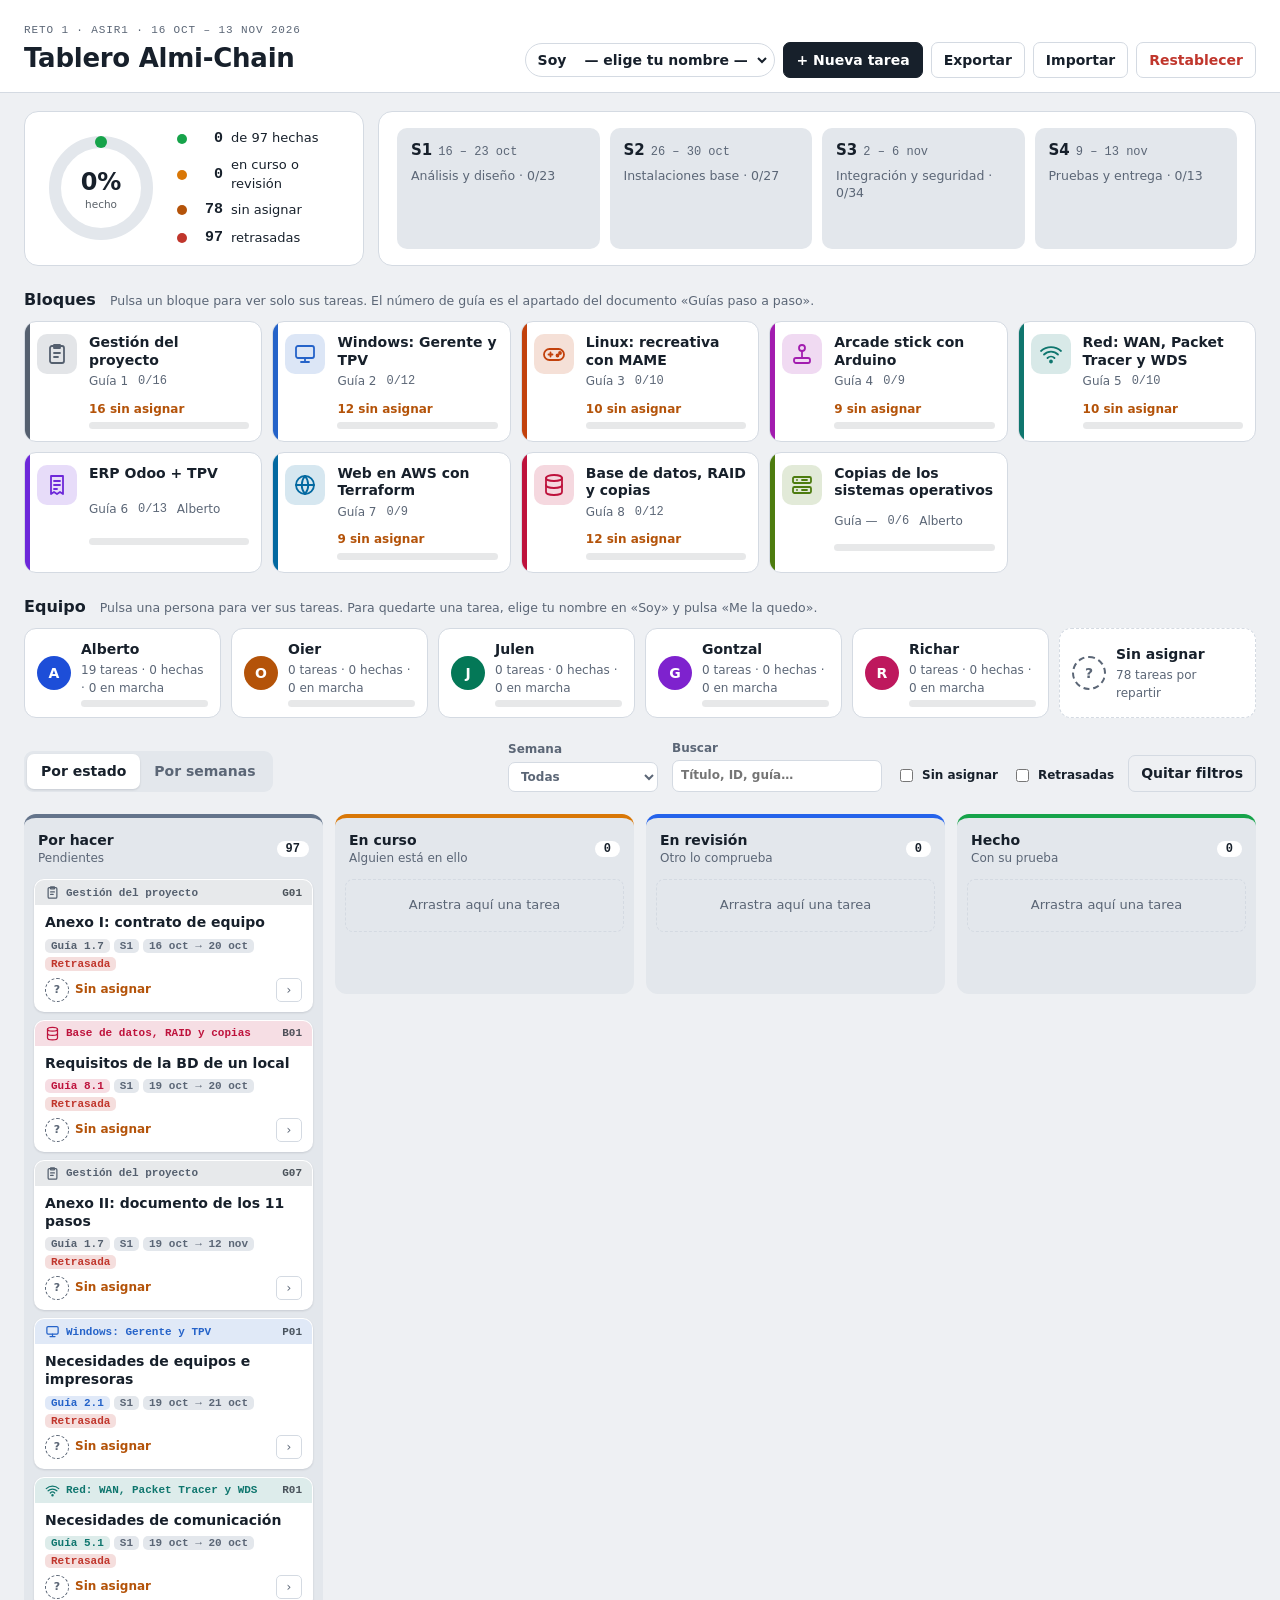
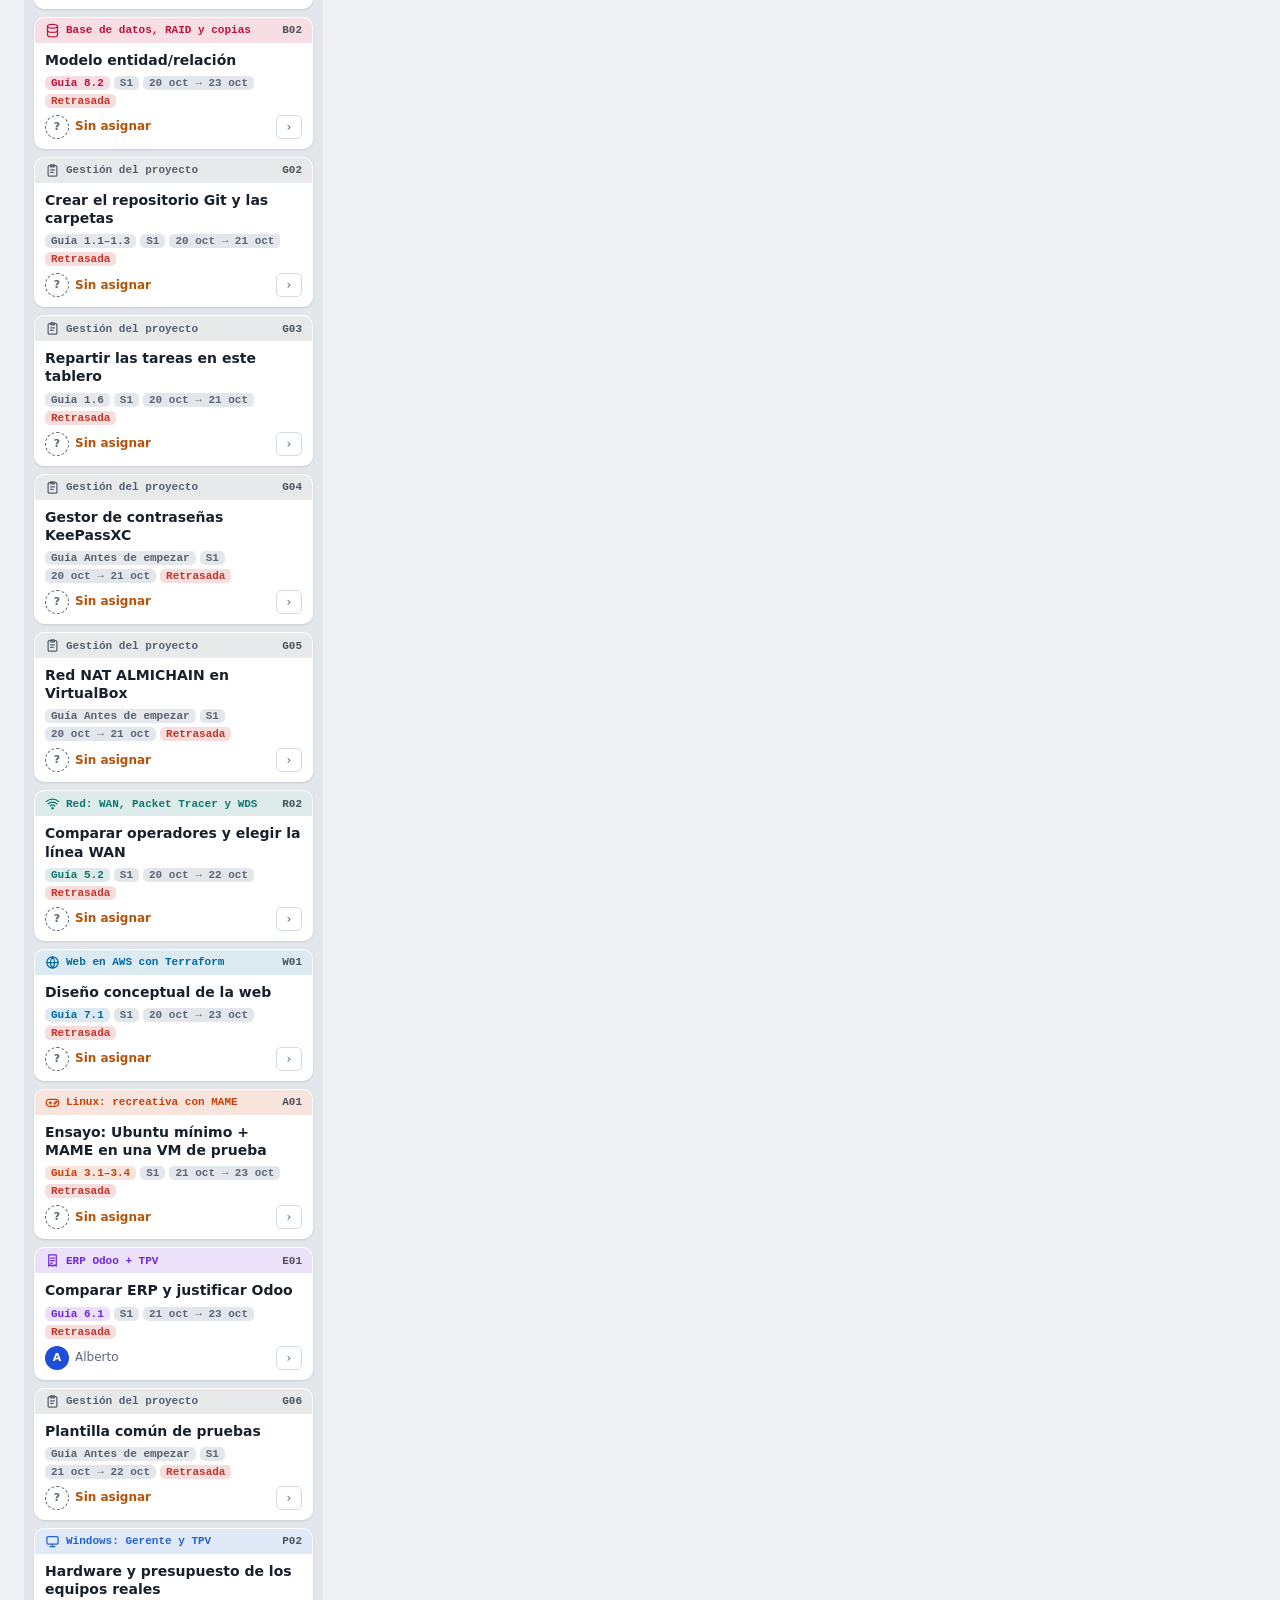
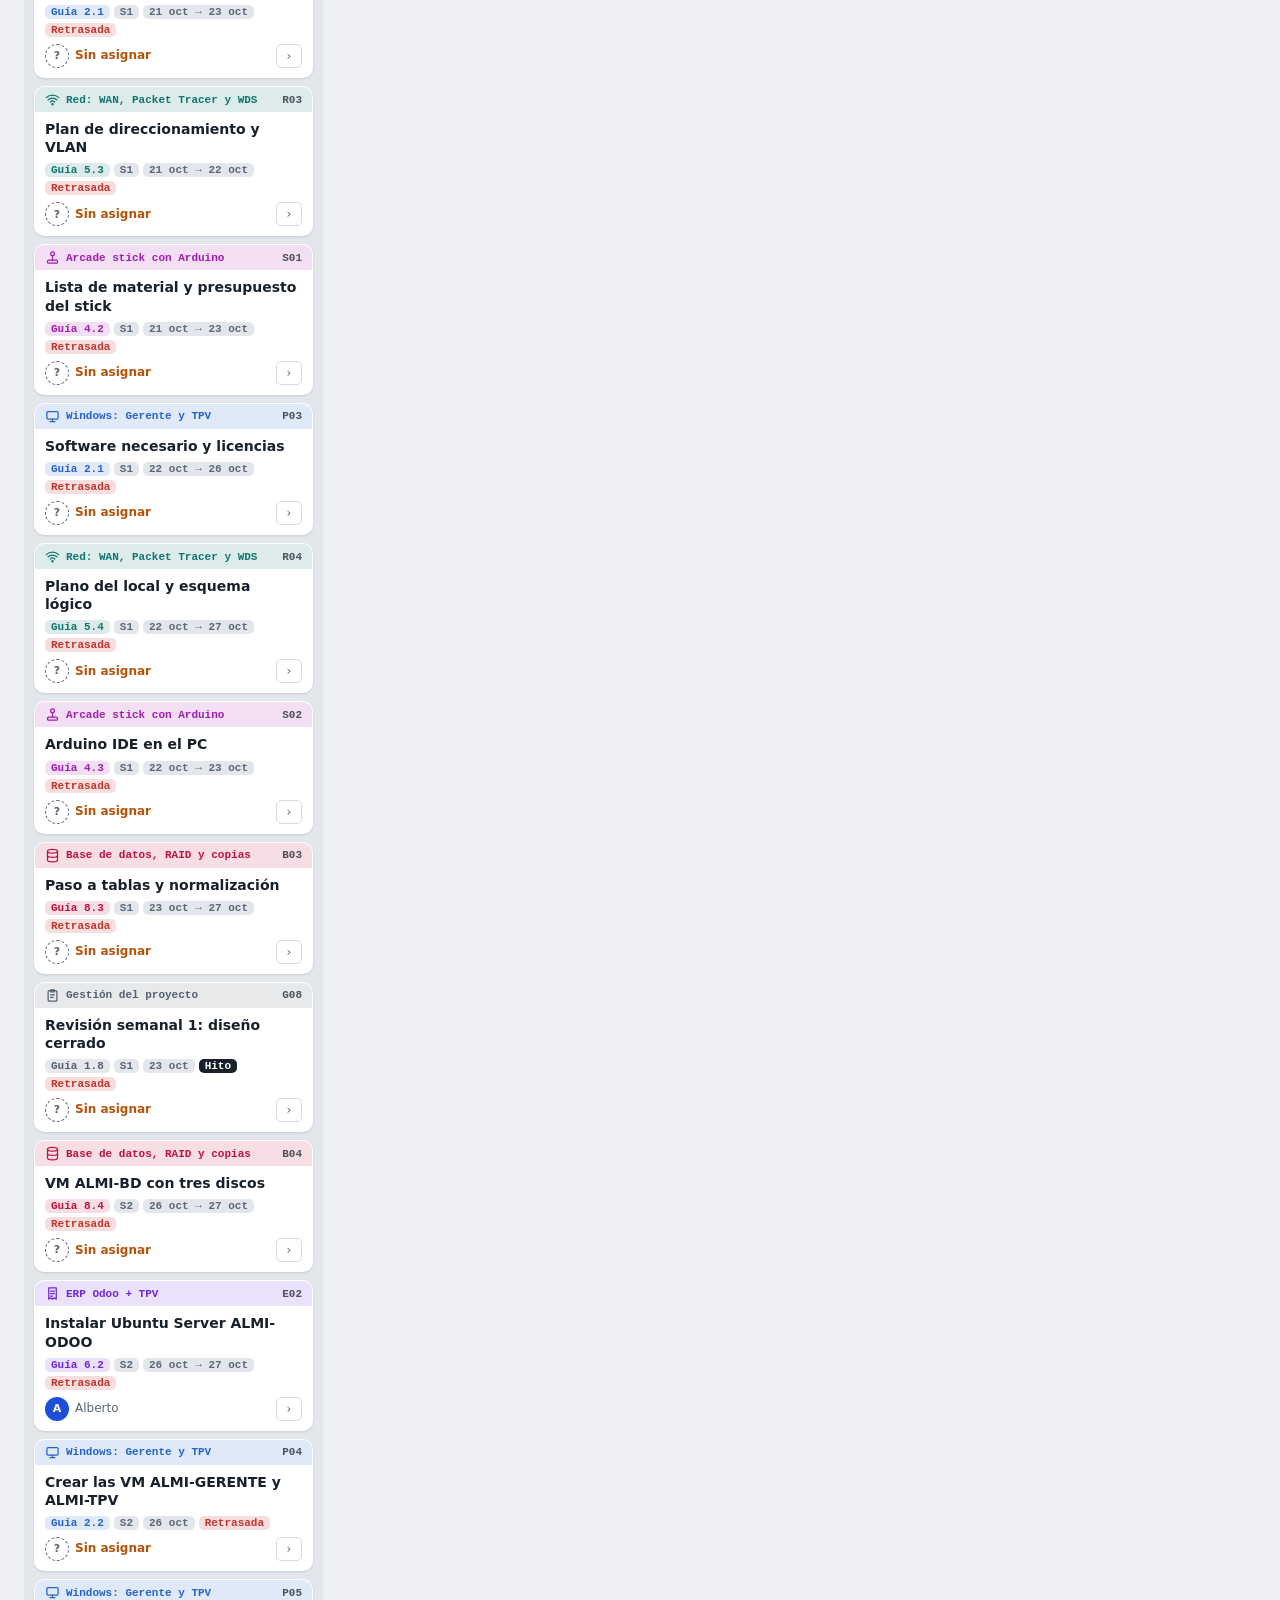
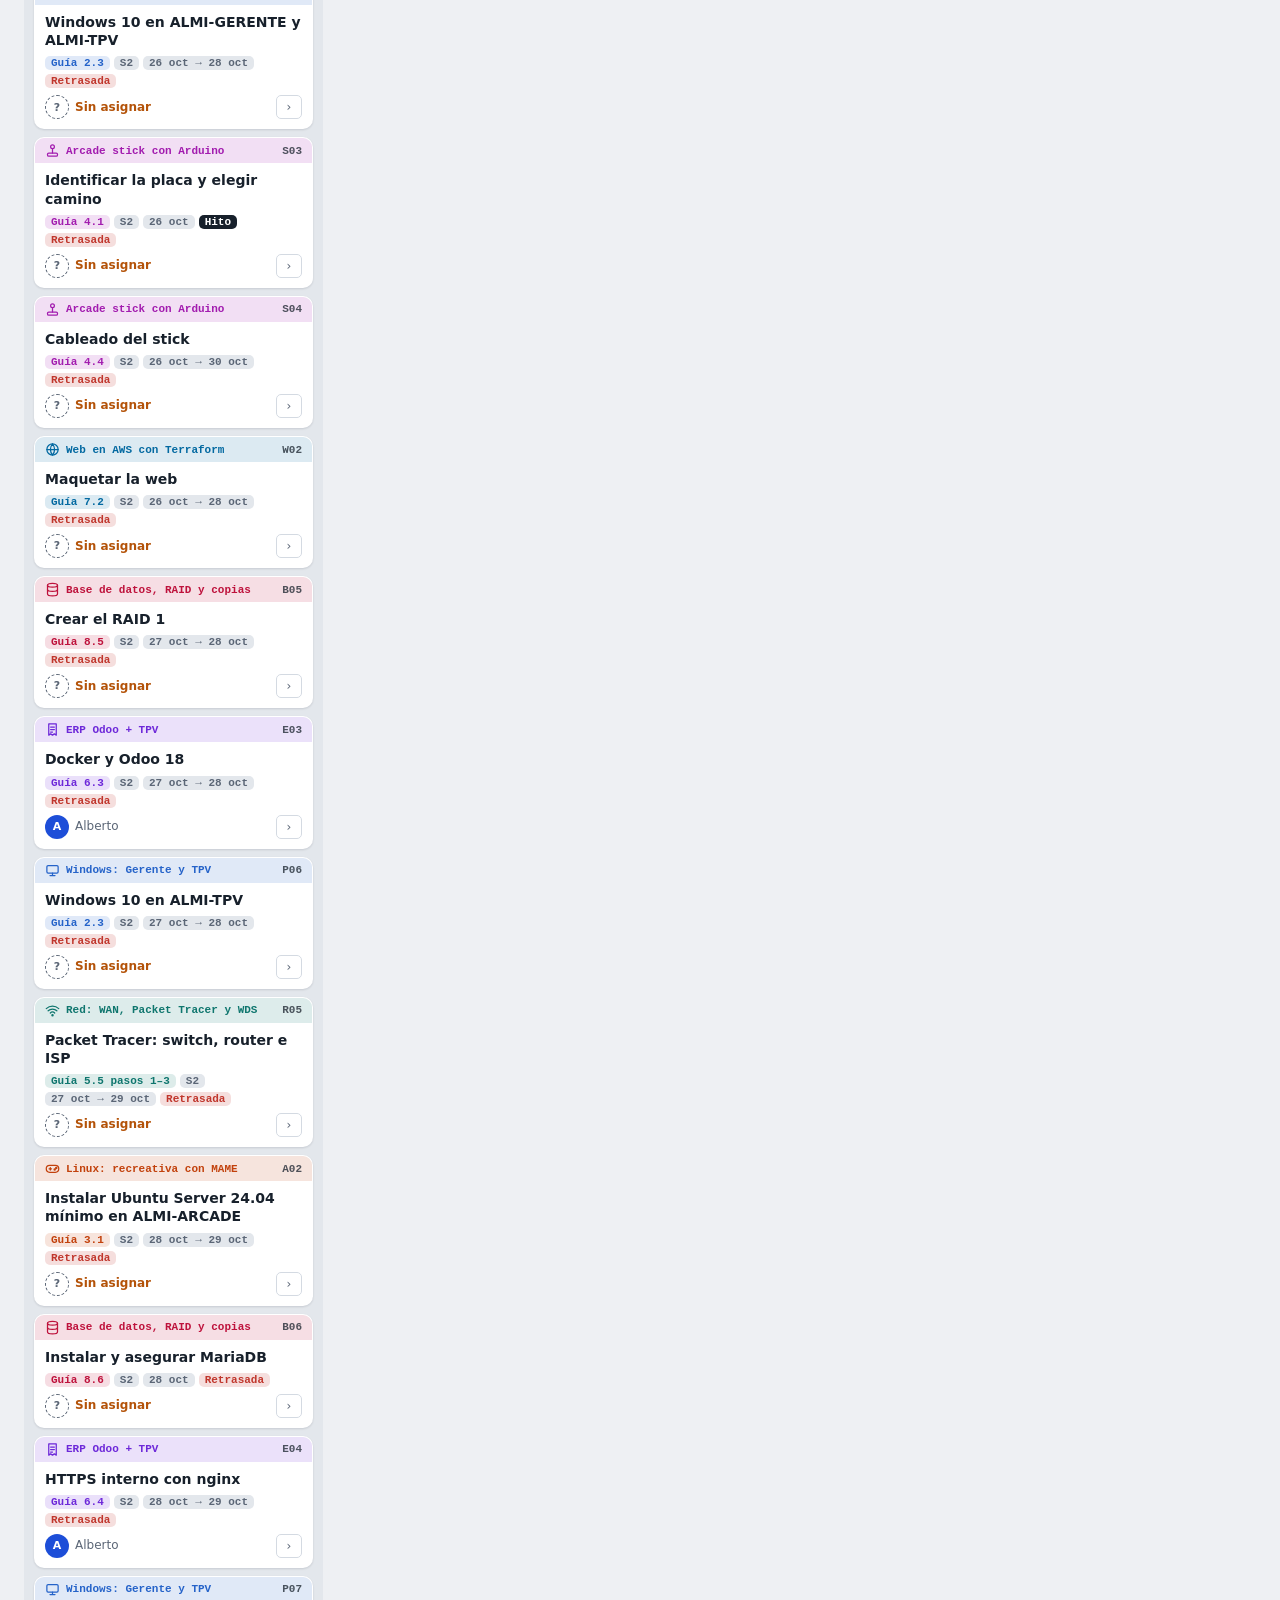
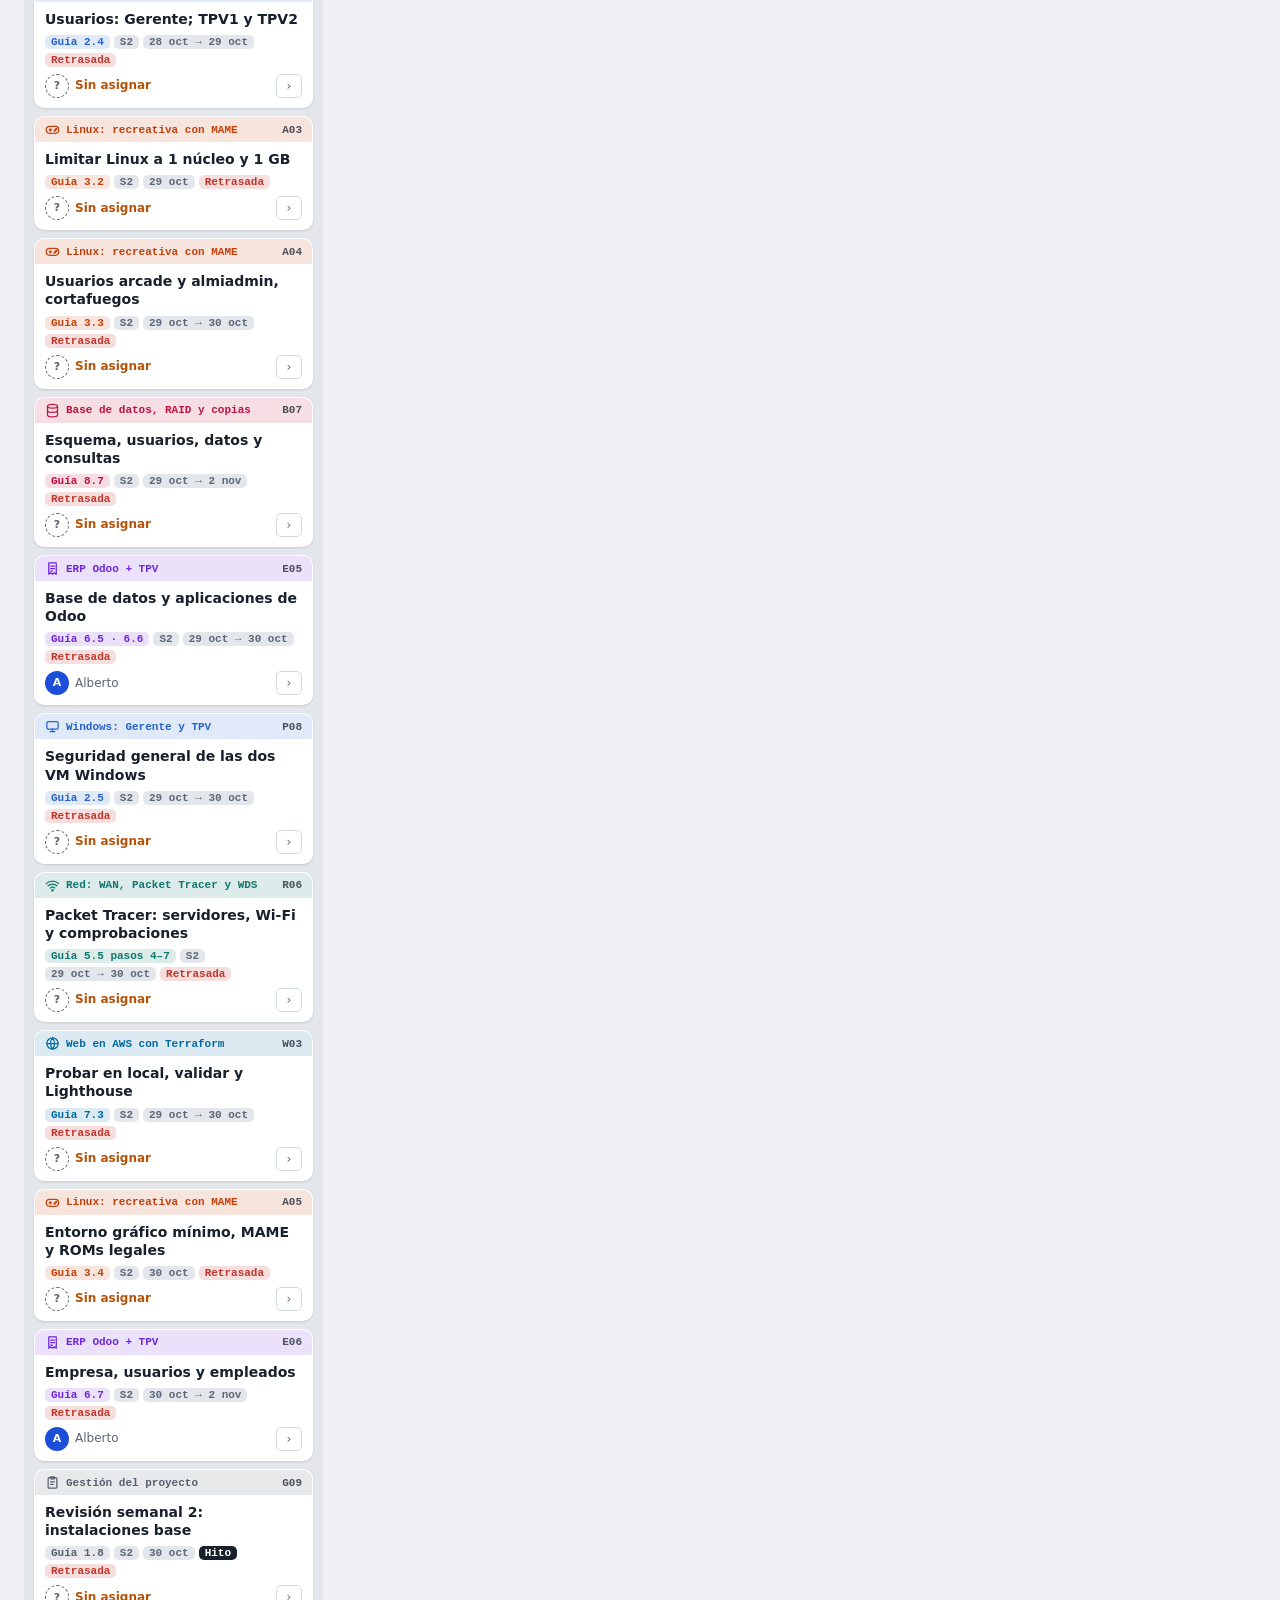
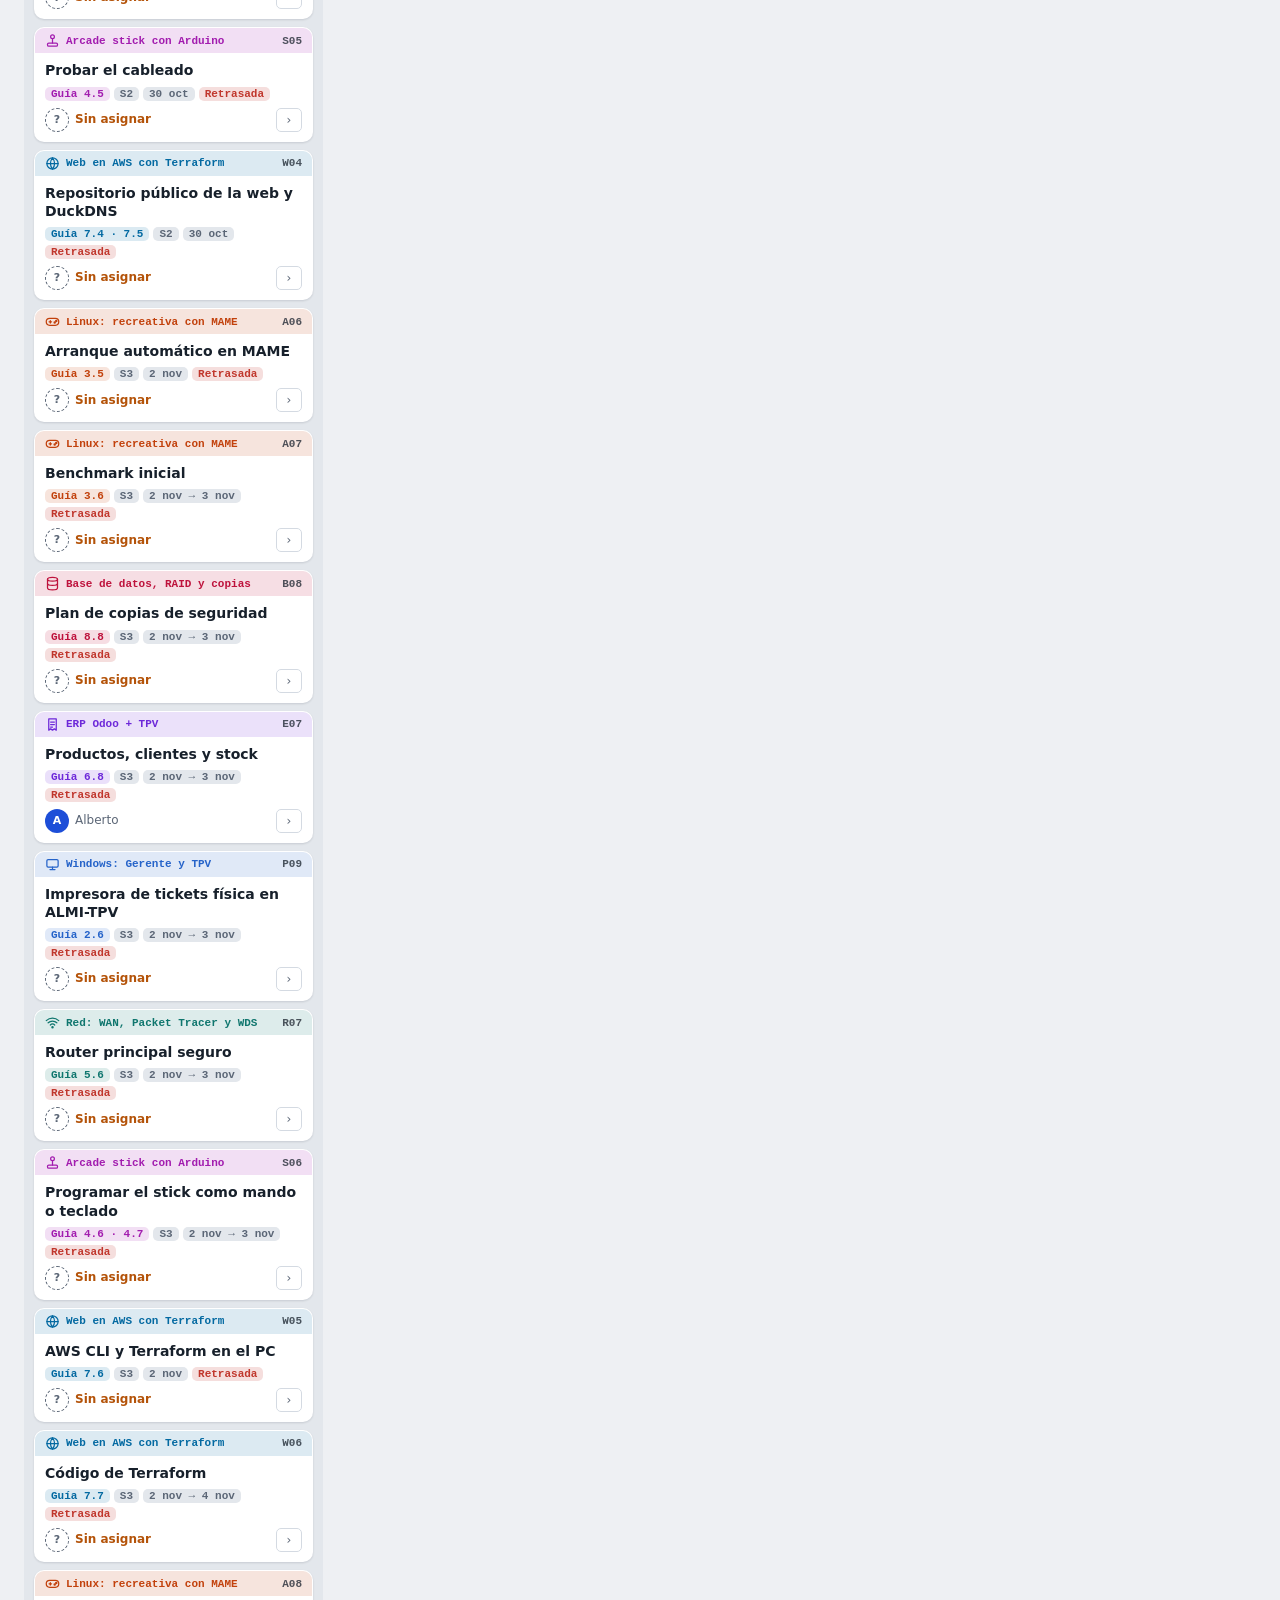
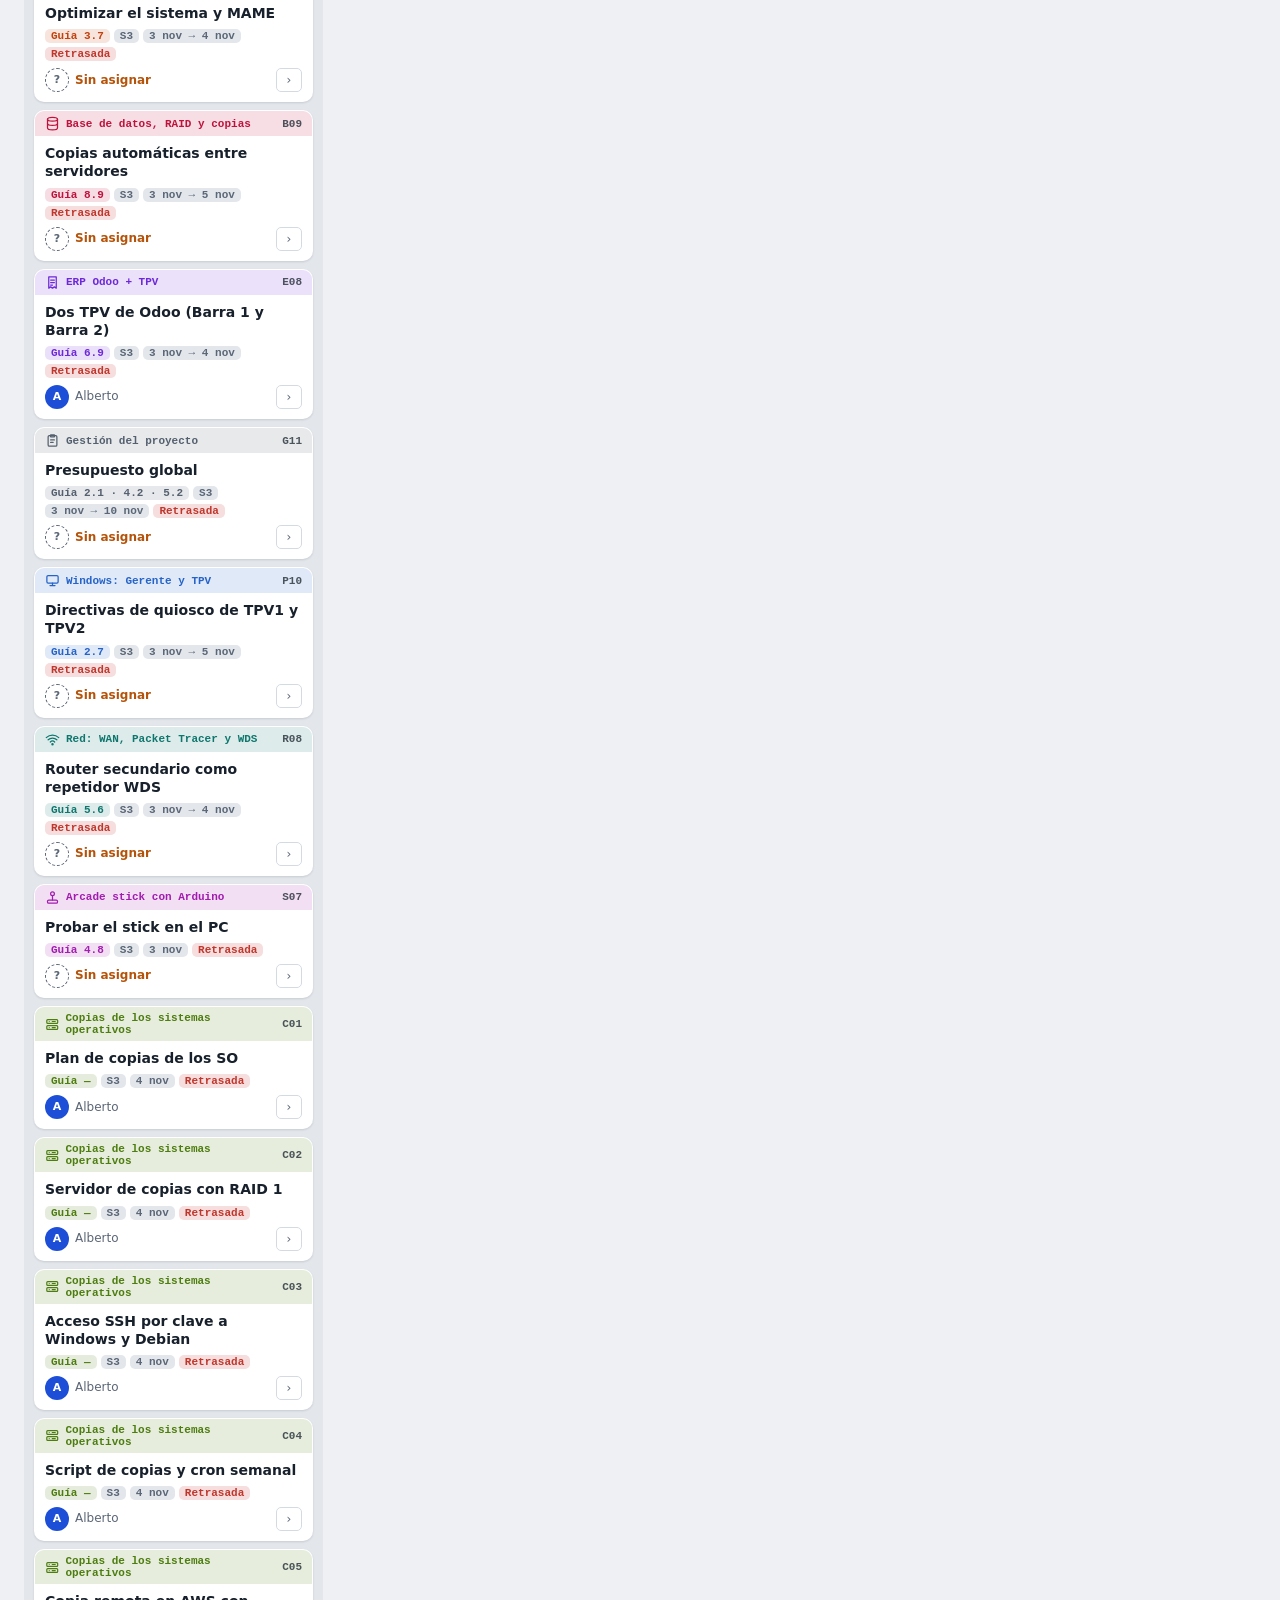
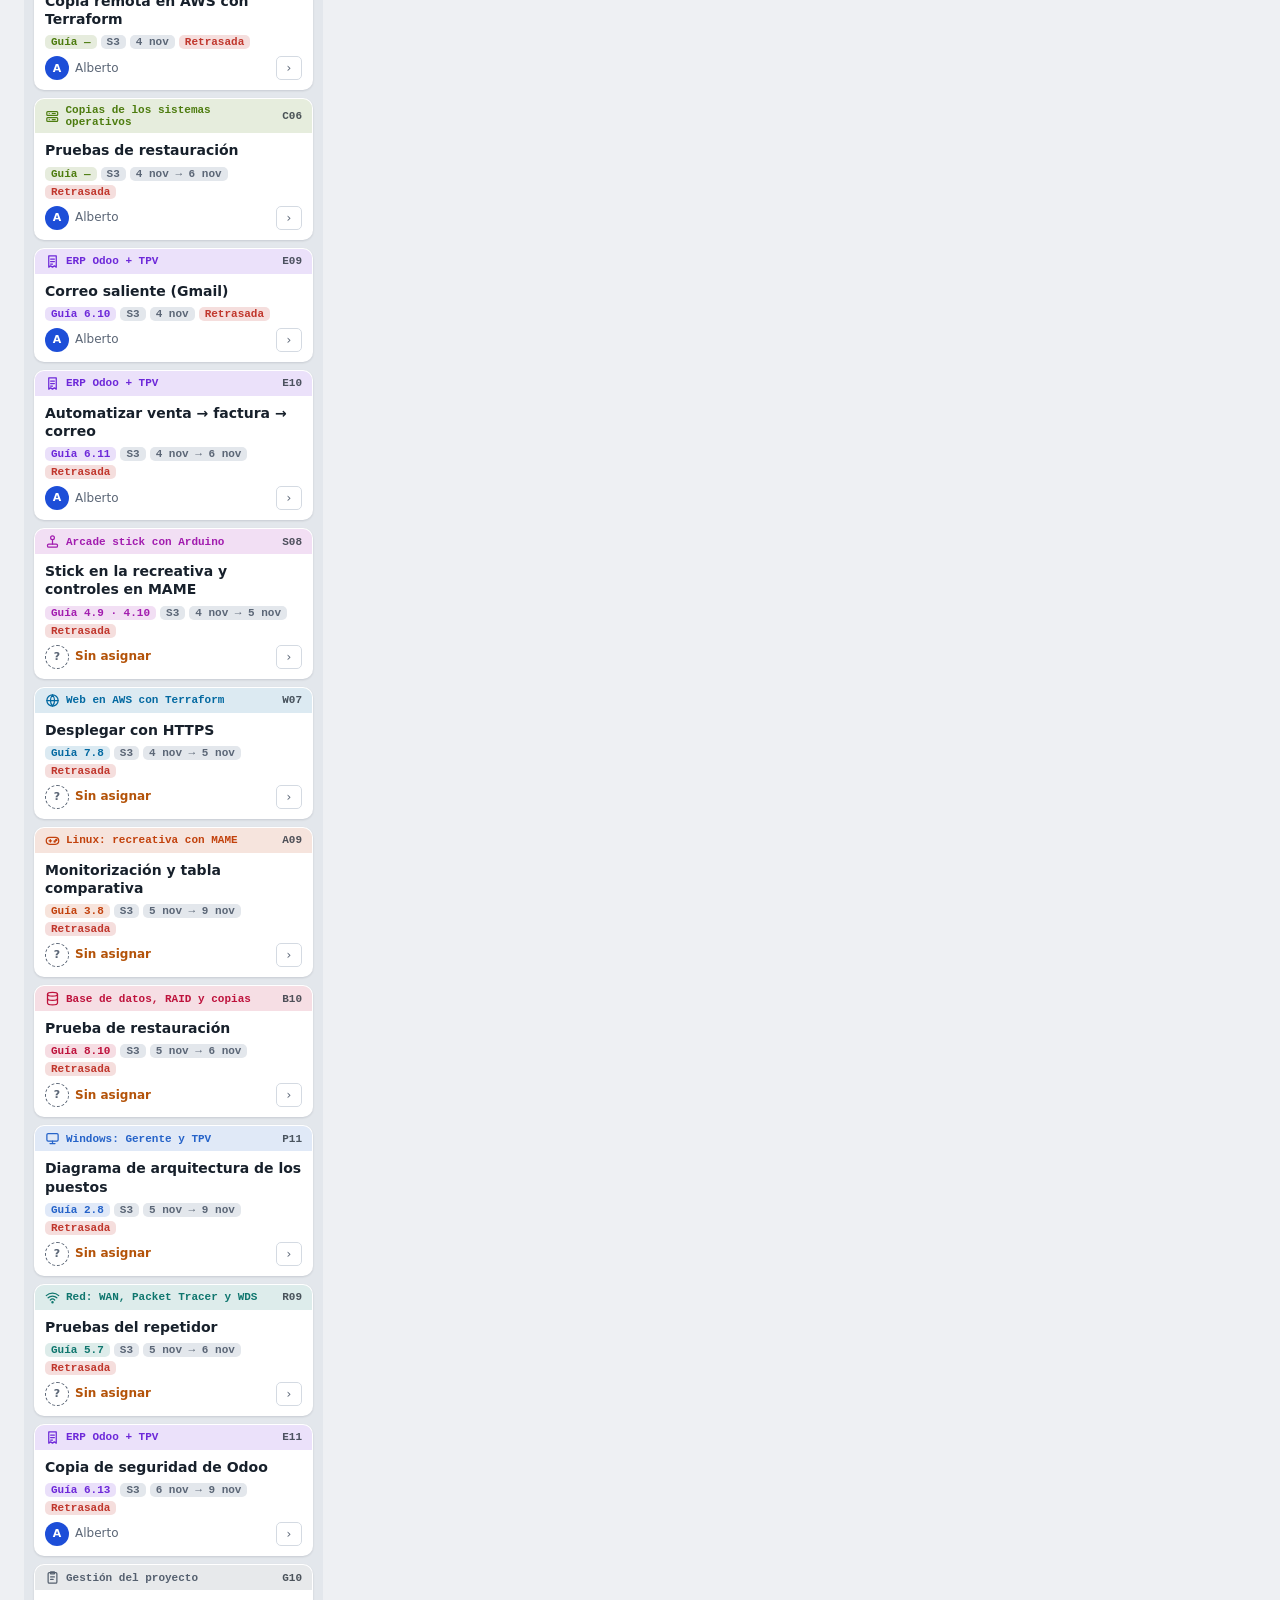
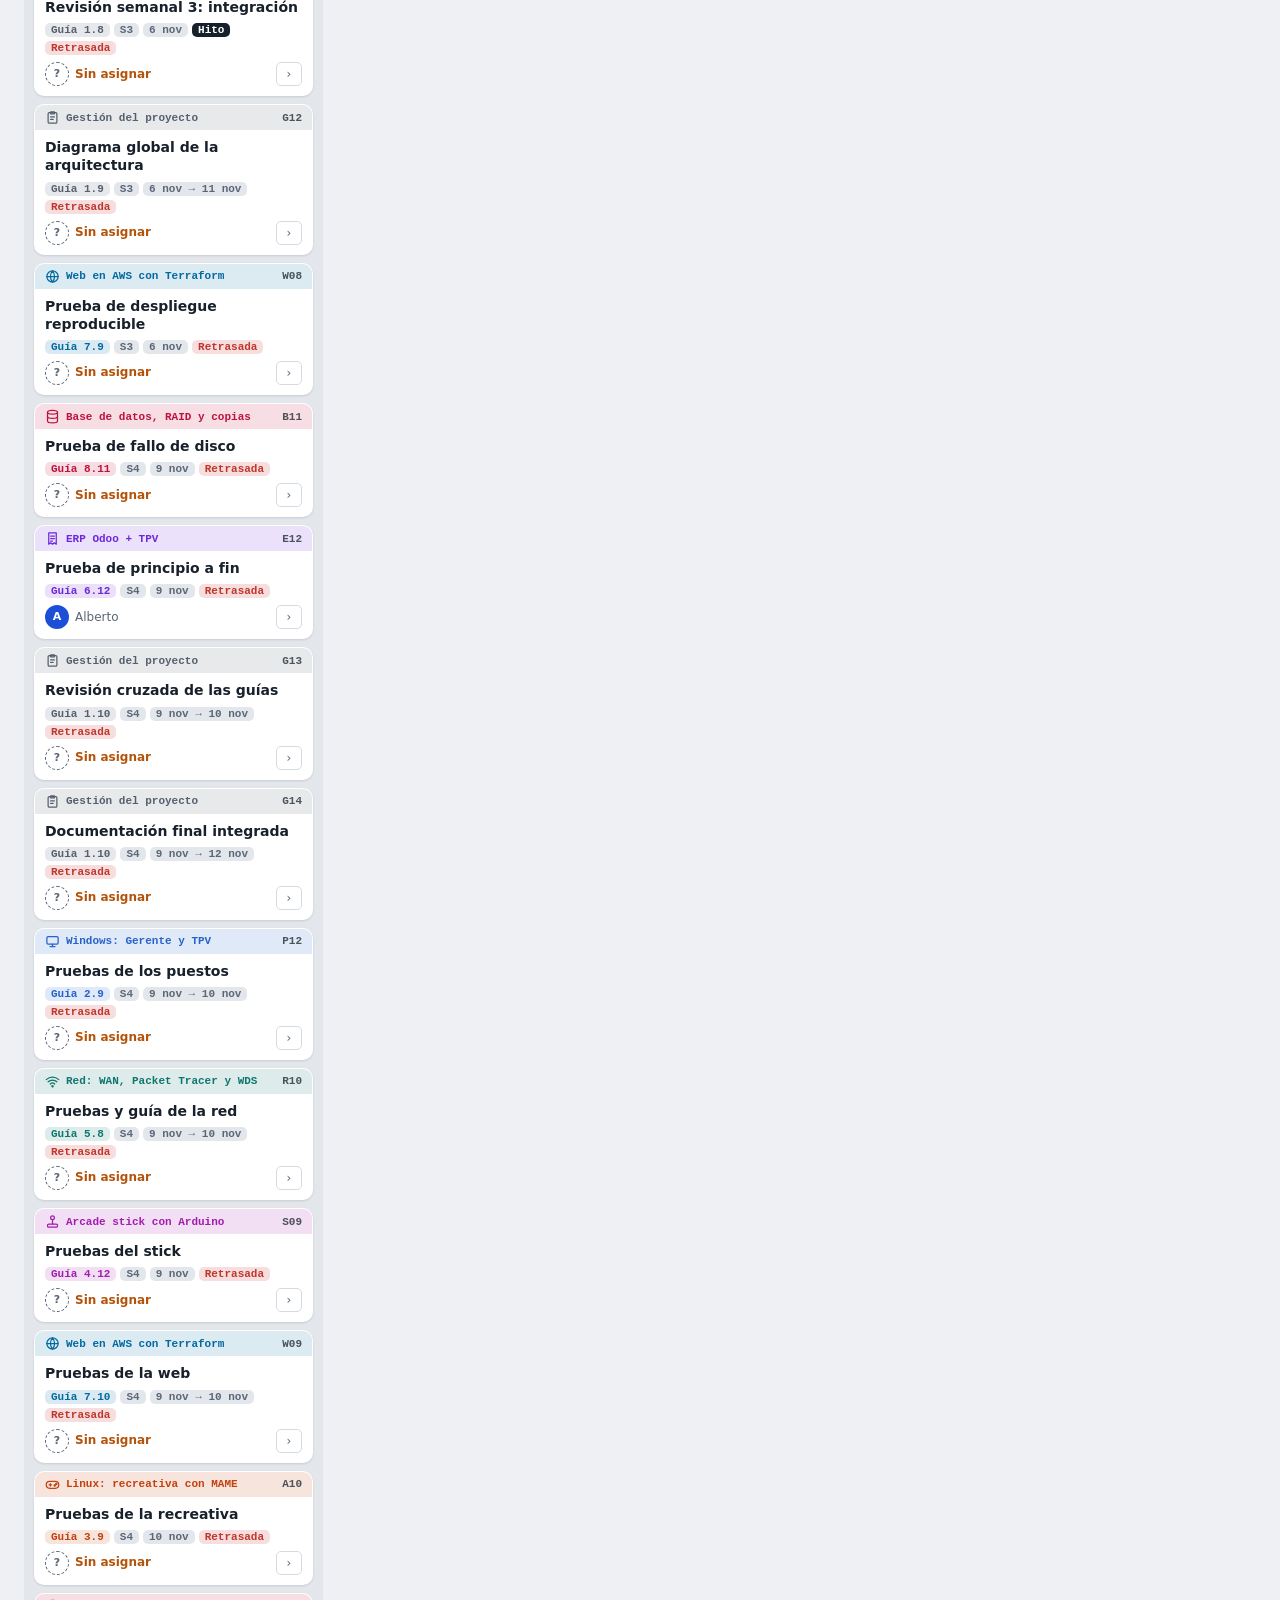
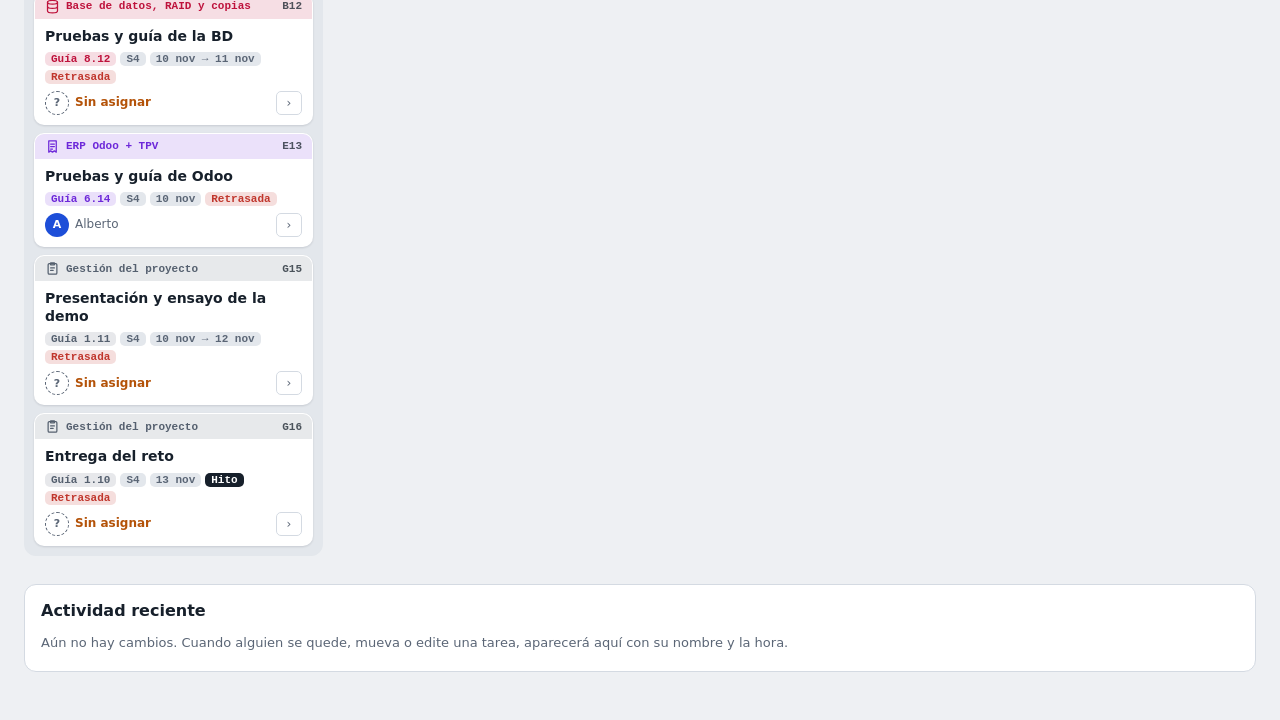
<file: 00-gestion/tablero/index.html>
<!doctype html>
<html lang="es">
<head>
  <meta charset="utf-8">
  <meta name="viewport" content="width=device-width, initial-scale=1">
  <title>Tablero Almi-Chain</title>
  <link rel="stylesheet" href="css/estilos.css">
</head>
<body>
  <header class="barra">
    <div class="marca">
      <span class="eyebrow">Reto 1 · ASIR1 · 16 oct – 13 nov 2026</span>
      <h1>Tablero Almi-Chain</h1>
    </div>
    <div class="acciones">
      <label class="soy" for="soy" title="Quién está usando el tablero. Cada cambio se apunta a su nombre.">
        <span>Soy</span>
        <select id="soy"></select>
      </label>
      <button type="button" class="btn primario" id="btn-nueva">+ Nueva tarea</button>
      <button type="button" class="btn" id="btn-exportar" title="Descarga un .json con todo el tablero">Exportar</button>
      <button type="button" class="btn" id="btn-importar" title="Carga un .json exportado antes">Importar</button>
      <input type="file" id="archivo-importar" accept=".json,application/json" hidden>
      <button type="button" class="btn peligro" id="btn-reset" title="Vuelve a las tareas iniciales">Restablecer</button>
    </div>
  </header>

  <main>
    <!-- Resumen: progreso total y semanas -->
    <section class="resumen" aria-label="Resumen del reto">
      <div class="total" id="total"></div>
      <div class="semanas" id="semanas"></div>
    </section>

    <!-- Bloques del reto -->
    <section aria-labelledby="t-bloques">
      <div class="titulo-seccion">
        <h2 id="t-bloques">Bloques</h2>
        <span class="ayuda">Pulsa un bloque para ver solo sus tareas. El número de guía es el apartado del documento «Guías paso a paso».</span>
      </div>
      <div class="bloques" id="bloques"></div>
    </section>

    <!-- Equipo -->
    <section aria-labelledby="t-equipo">
      <div class="titulo-seccion">
        <h2 id="t-equipo">Equipo</h2>
        <span class="ayuda">Pulsa una persona para ver sus tareas. Para quedarte una tarea, elige tu nombre en «Soy» y pulsa «Me la quedo».</span>
      </div>
      <div class="equipo" id="equipo"></div>
    </section>

    <!-- Herramientas -->
    <section class="herramientas" aria-label="Vista y filtros">
      <div class="vistas" role="tablist" aria-label="Vista">
        <button type="button" role="tab" id="vista-estado" aria-selected="true">Por estado</button>
        <button type="button" role="tab" id="vista-semanas" aria-selected="false">Por semanas</button>
      </div>
      <div class="filtros">
        <label for="f-semana">Semana
          <select id="f-semana">
            <option value="">Todas</option>
            <option value="1">S1 · 16–23 oct</option>
            <option value="2">S2 · 26–30 oct</option>
            <option value="3">S3 · 2–6 nov</option>
            <option value="4">S4 · 9–13 nov</option>
          </select>
        </label>
        <label class="buscar" for="f-texto">Buscar
          <input type="search" id="f-texto" placeholder="Título, ID, guía…">
        </label>
        <label class="check" for="f-libres"><input type="checkbox" id="f-libres"> Sin asignar</label>
        <label class="check" for="f-retrasadas"><input type="checkbox" id="f-retrasadas"> Retrasadas</label>
        <button type="button" class="btn suave" id="btn-limpiar">Quitar filtros</button>
      </div>
    </section>
    <p class="filtro-activo" id="filtro-activo" hidden></p>

    <section class="tablero" id="tablero" aria-label="Tareas"></section>

    <section class="actividad">
      <h2>Actividad reciente</h2>
      <ol id="actividad"></ol>
    </section>
  </main>

  <dialog id="modal" aria-labelledby="modal-titulo">
    <form id="form-tarea" method="dialog">
      <header class="modal-cab" id="modal-cab">
        <span class="modal-icono" id="modal-icono"></span>
        <h2 id="modal-titulo">Tarea</h2>
        <button type="button" class="cerrar" id="btn-cerrar" aria-label="Cerrar">×</button>
      </header>
      <div class="campos">
        <label class="ancho" for="t-titulo">Título
          <input id="t-titulo" required maxlength="140">
        </label>
        <label class="ancho" for="t-descripcion">Qué hay que hacer
          <textarea id="t-descripcion" rows="3"></textarea>
        </label>
        <label for="t-bloque">Bloque <select id="t-bloque"></select></label>
        <label for="t-guia">Apartado de la guía <input id="t-guia" maxlength="40" placeholder="Ej.: 2.4"></label>
        <label for="t-responsable">Responsable <select id="t-responsable"></select></label>
        <label for="t-estado">Estado <select id="t-estado"></select></label>
        <label for="t-inicio">Inicio <input type="date" id="t-inicio"></label>
        <label for="t-fin">Fin previsto <input type="date" id="t-fin"></label>
        <label for="t-hecha">Hecha por <select id="t-hecha"></select></label>
        <label class="check" for="t-hito"><input type="checkbox" id="t-hito"> Es un hito o revisión</label>
        <fieldset class="ancho">
          <legend>Le ayudan</legend>
          <div id="t-colaboradores" class="colabs"></div>
        </fieldset>
        <label class="ancho" for="t-notas">Notas (enlaces, problemas, comandos…)
          <textarea id="t-notas" rows="3"></textarea>
        </label>
      </div>
      <details class="historial">
        <summary>Historial de la tarea</summary>
        <ol id="t-historial"></ol>
      </details>
      <footer class="modal-pie">
        <button type="button" class="btn peligro" id="btn-eliminar">Eliminar</button>
        <span class="espacio"></span>
        <button type="button" class="btn" id="btn-cancelar">Cancelar</button>
        <button type="submit" class="btn primario" id="btn-guardar">Guardar</button>
      </footer>
    </form>
  </dialog>

  <div class="aviso" id="aviso" role="status" aria-live="polite" hidden></div>

  <script src="js/tareas.js"></script>
  <script src="js/app.js"></script>
</body>
</html>
</file>
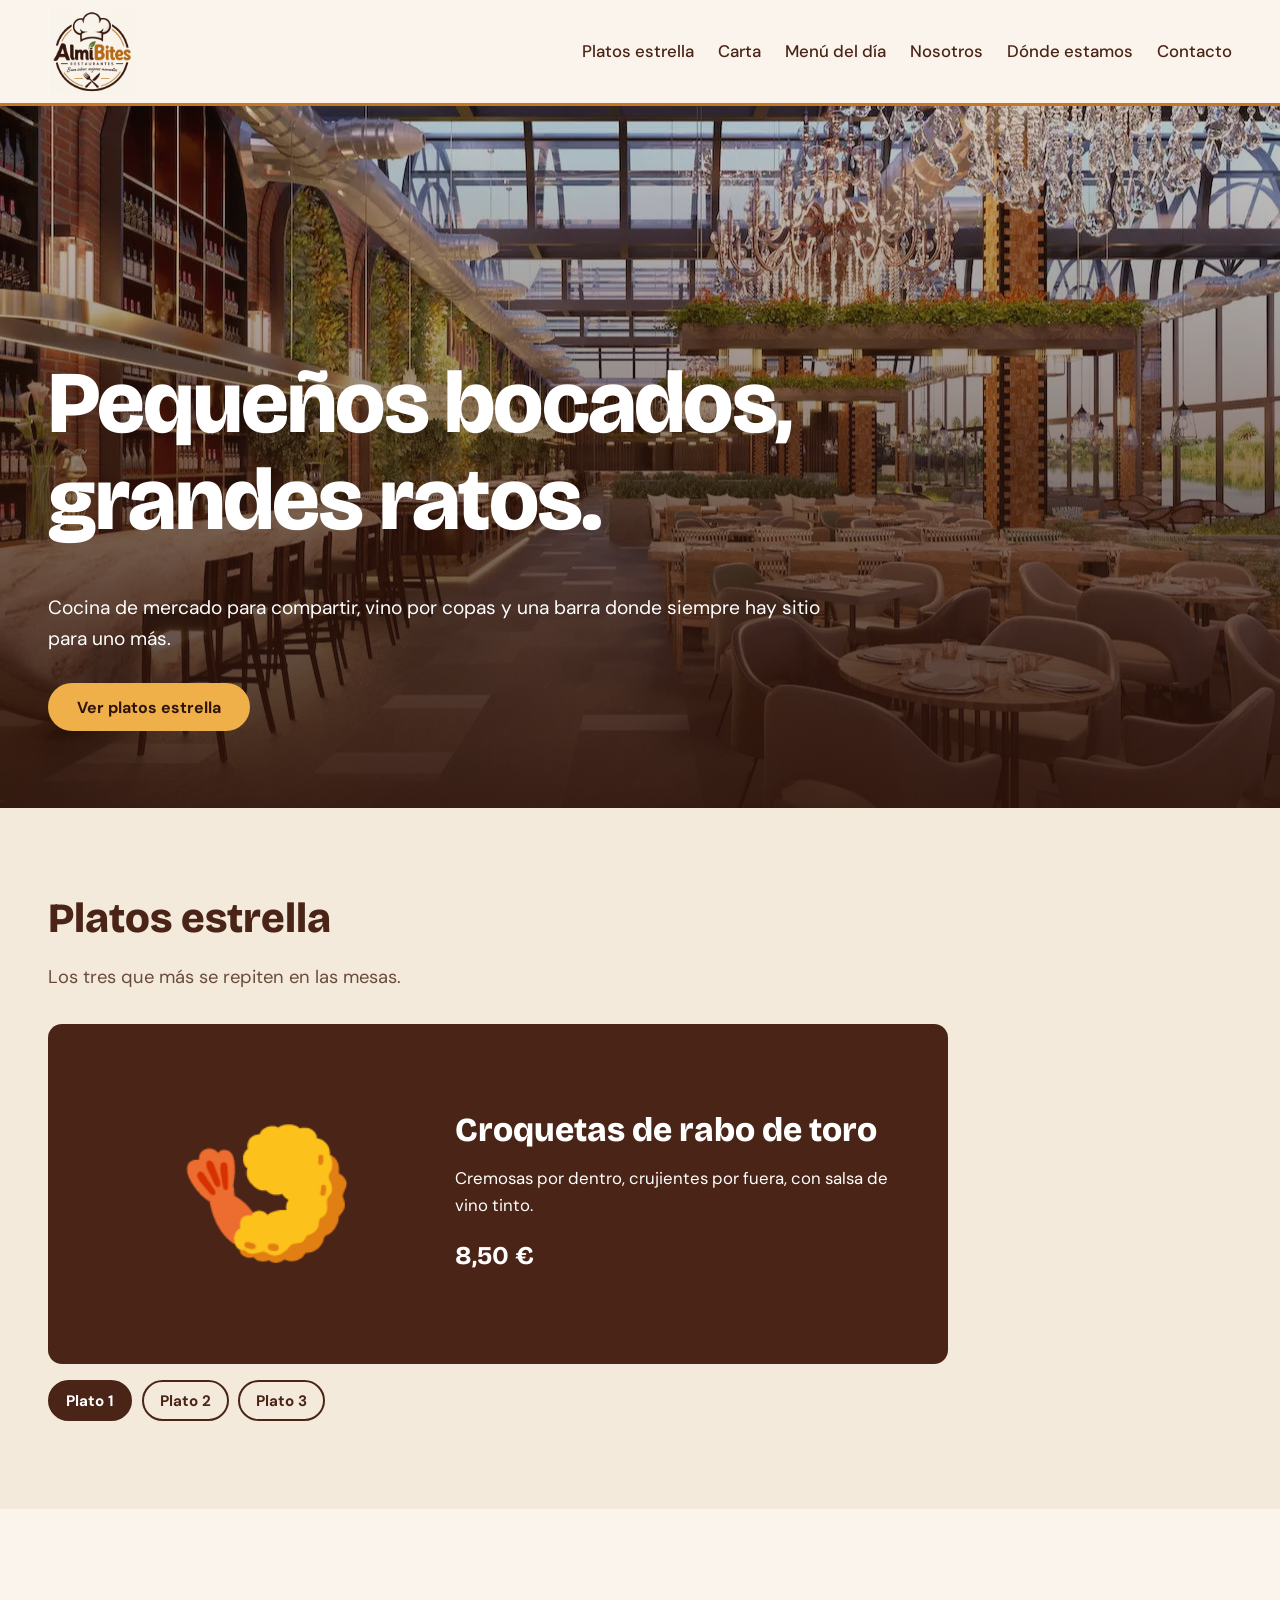
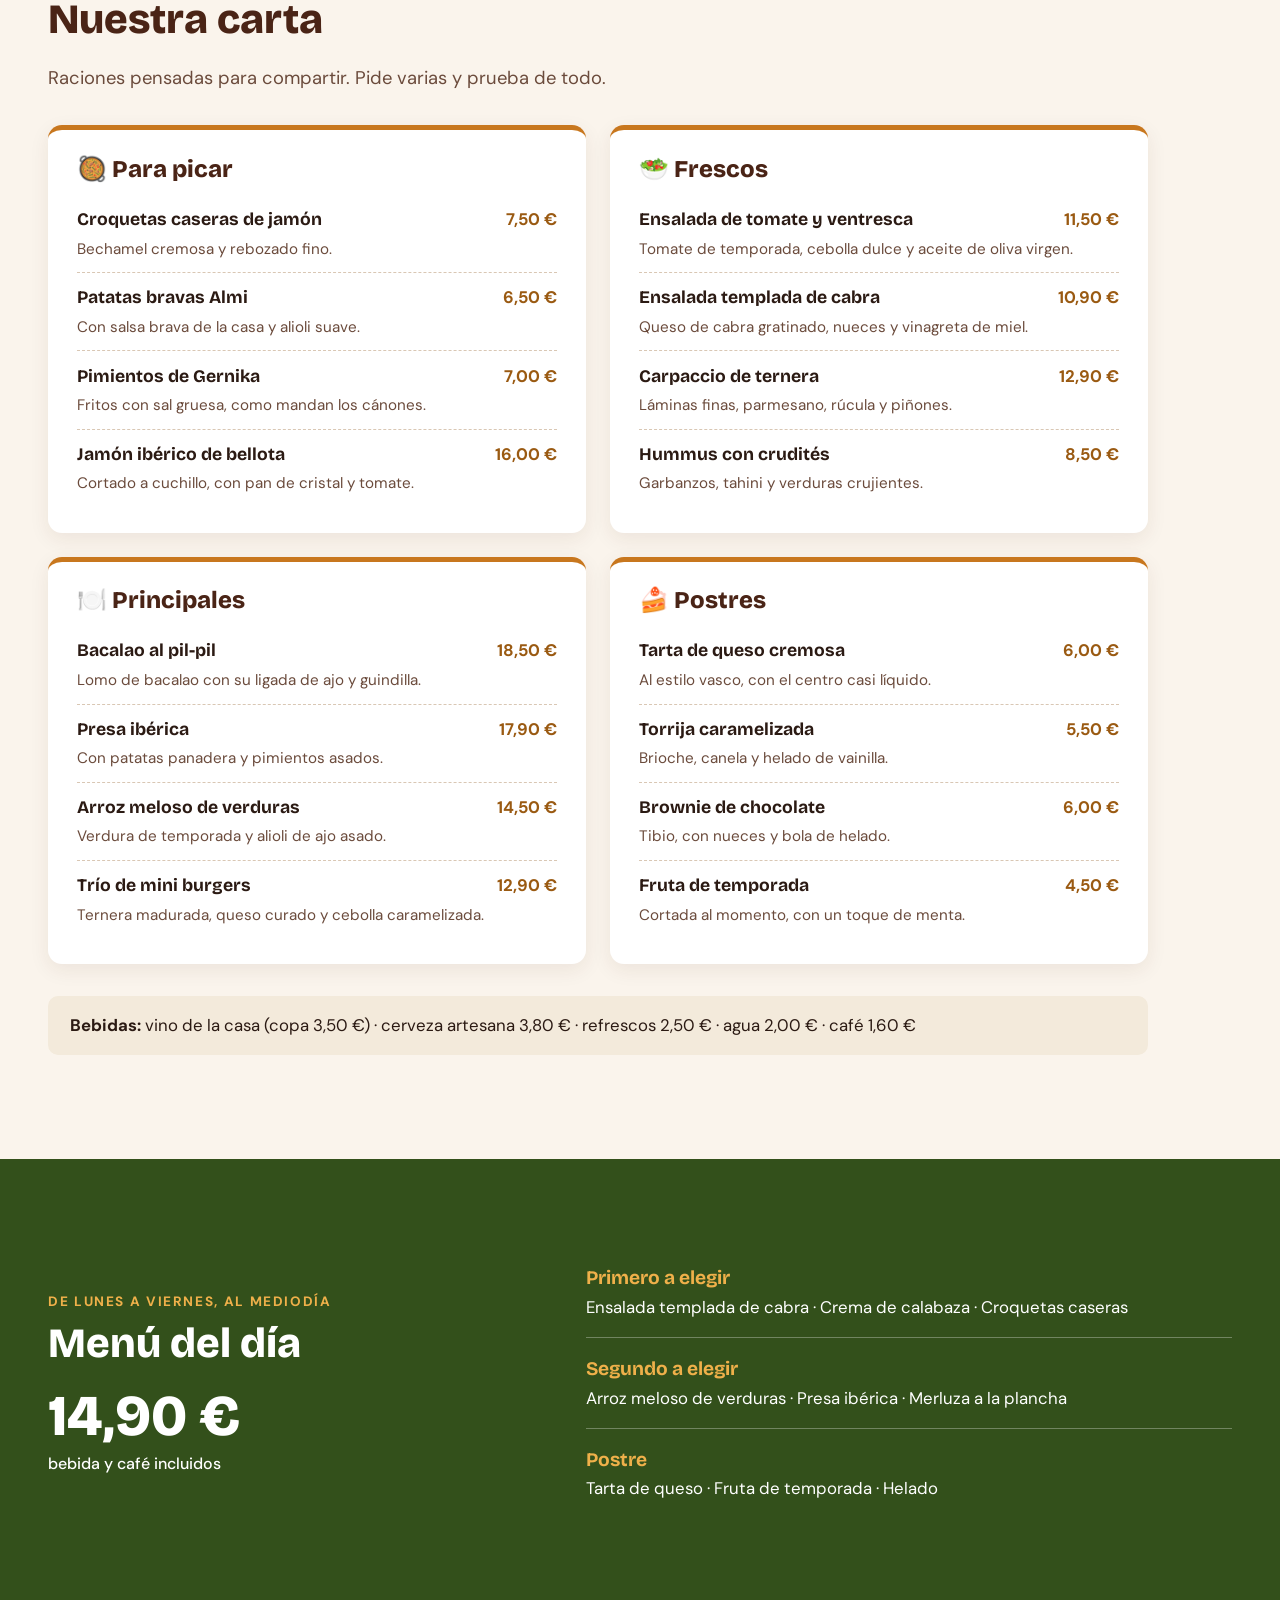
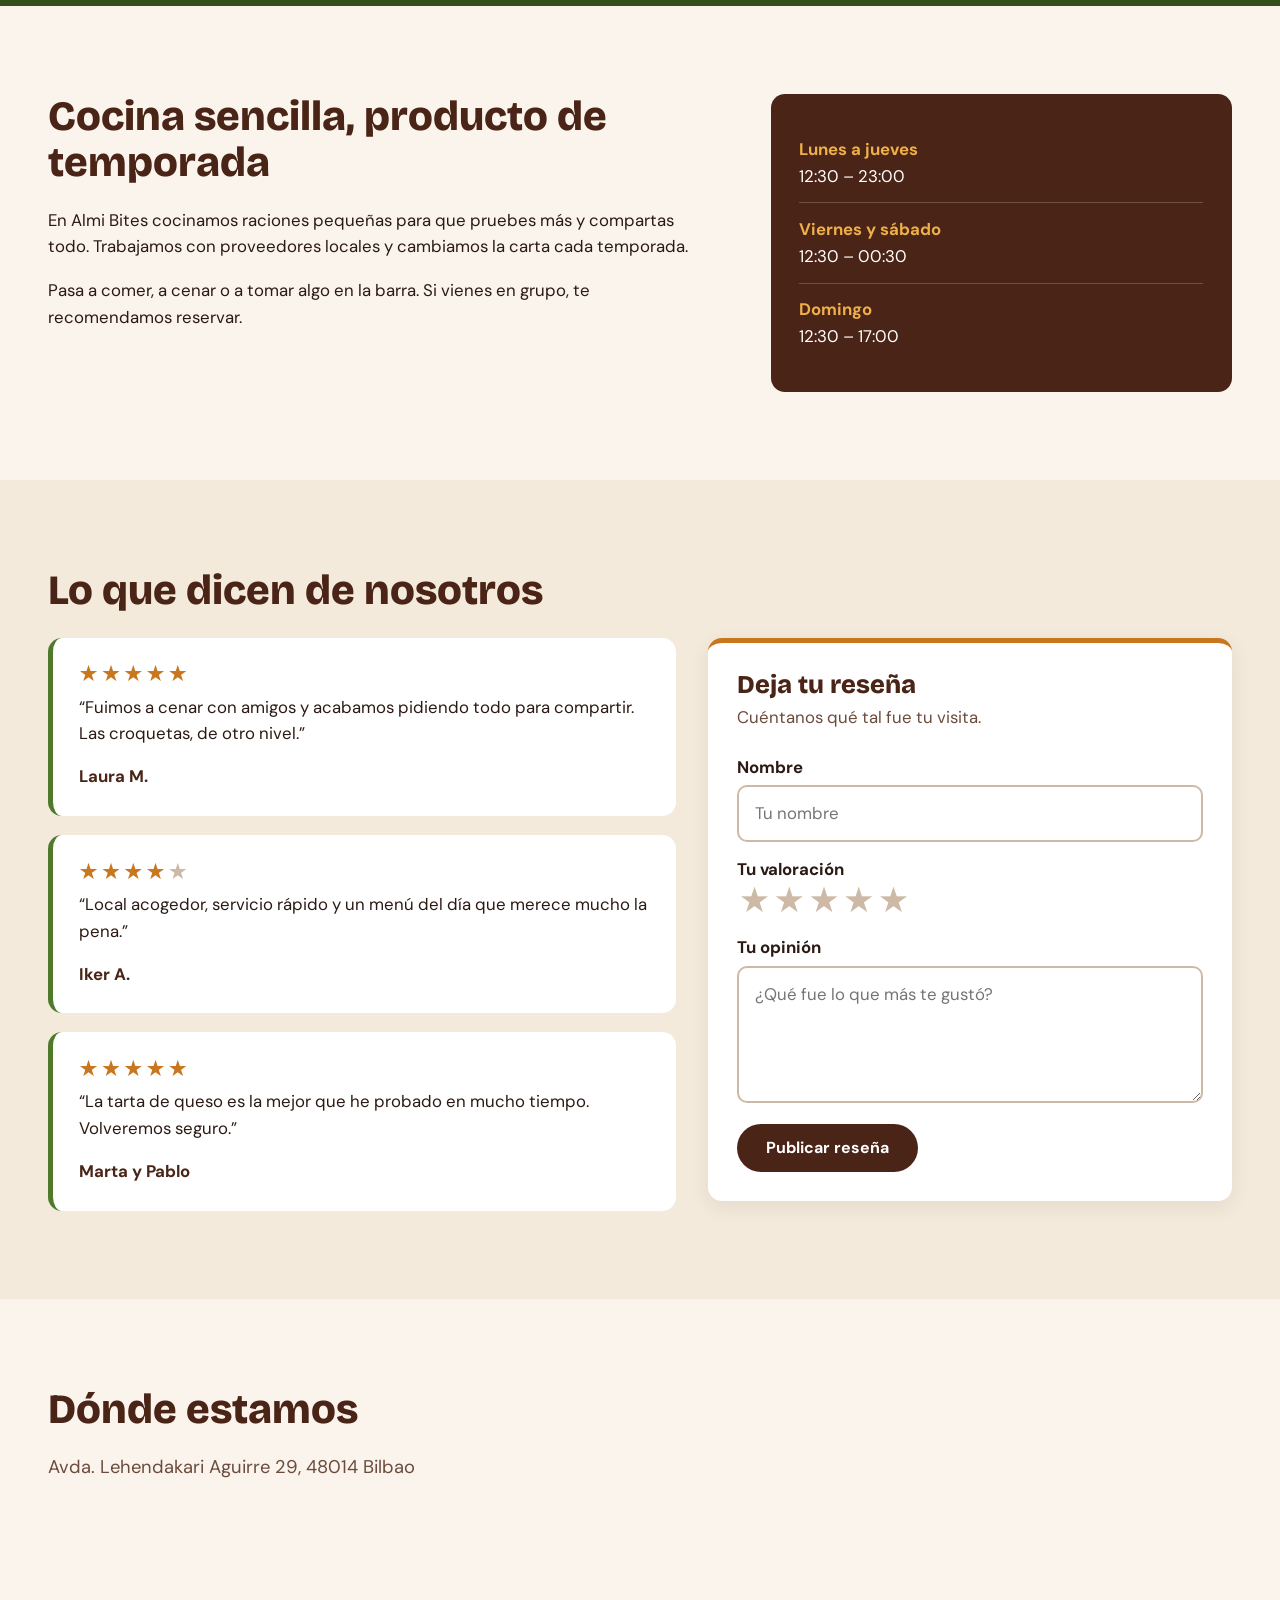
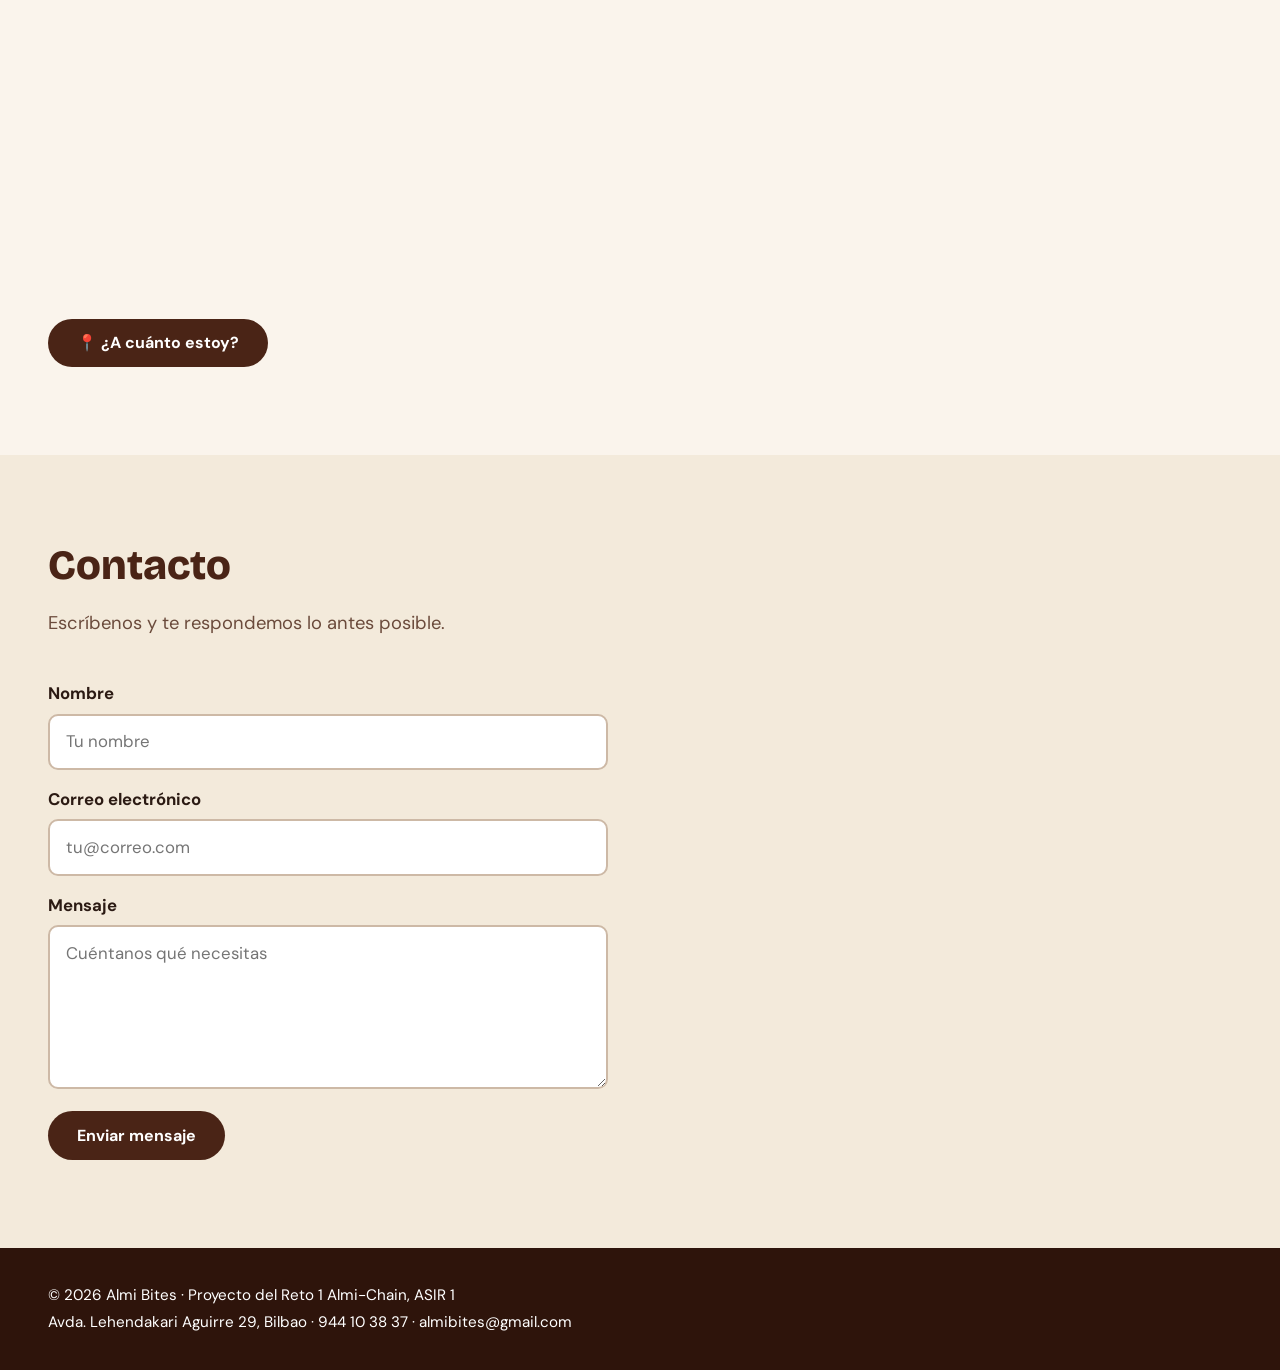
<file: 06-web-aws/web/index.html>
<!DOCTYPE html>
<html lang="es">
<head>
  <meta charset="UTF-8">
  <meta name="viewport" content="width=device-width, initial-scale=1">
  <title>Almi Bites · Restaurante</title>
  <meta name="description" content="Almi Bites: pequeños bocados para compartir, cocina de mercado y buen ambiente en el corazón de Bilbao.">
  <link rel="preconnect" href="https://fonts.googleapis.com">
  <link rel="preconnect" href="https://fonts.gstatic.com" crossorigin>
  <link href="https://fonts.googleapis.com/css2?family=Bricolage+Grotesque:opsz,wght@12..96,600;12..96,800&family=DM+Sans:wght@400;500;700&display=swap" rel="stylesheet">
  <link rel="stylesheet" href="estilos.css">
  <link rel="icon" href="img/logo.png" type="image/png">
</head>
<body>
  <a class="skip" href="#main">Saltar al contenido</a>

  <header class="top">
    <a class="brand" href="#inicio" aria-label="Almi Bites, ir al inicio">
      <img src="img/logo.png" alt="Almi Bites Restaurantes" width="485" height="468">
    </a>
    <nav aria-label="Principal">
      <ul>
        <li><a href="#platos">Platos estrella</a></li>
        <li><a href="#carta">Carta</a></li>
        <li><a href="#menu-dia">Menú del día</a></li>
        <li><a href="#nosotros">Nosotros</a></li>
        <li><a href="#donde">Dónde estamos</a></li>
        <li><a href="#contacto">Contacto</a></li>
      </ul>
    </nav>
  </header>

  <main id="main">
    <section class="hero" id="inicio">
      <div class="hero-text">
        <h1>Pequeños bocados,<br>grandes ratos.</h1>
        <p>Cocina de mercado para compartir, vino por copas y una barra donde siempre hay sitio para uno más.</p>
        <a class="btn" href="#platos">Ver platos estrella</a>
      </div>
    </section>

    <section class="platos" id="platos" aria-labelledby="t-platos">
      <h2 id="t-platos">Platos estrella</h2>
      <p class="lead">Los tres que más se repiten en las mesas.</p>

      <div class="slider">
        <input type="radio" name="slide" id="s1" checked aria-label="Plato 1">
        <input type="radio" name="slide" id="s2" aria-label="Plato 2">
        <input type="radio" name="slide" id="s3" aria-label="Plato 3">

        <div class="slides">
          <figure class="slide slide-1">
            <span class="emoji" aria-hidden="true">🍤</span>
            <figcaption>
              <h3>Croquetas de rabo de toro</h3>
              <p>Cremosas por dentro, crujientes por fuera, con salsa de vino tinto.</p>
              <strong>8,50 €</strong>
            </figcaption>
          </figure>
          <figure class="slide slide-2">
            <span class="emoji" aria-hidden="true">🍔</span>
            <figcaption>
              <h3>Mini burger Almi</h3>
              <p>Carne madurada, queso curado y cebolla caramelizada en pan brioche.</p>
              <strong>9,90 €</strong>
            </figcaption>
          </figure>
          <figure class="slide slide-3">
            <span class="emoji" aria-hidden="true">🍰</span>
            <figcaption>
              <h3>Tarta de queso cremosa</h3>
              <p>Al estilo vasco, con el centro casi líquido y un toque de vainilla.</p>
              <strong>6,00 €</strong>
            </figcaption>
          </figure>
        </div>

        <div class="dots">
          <label for="s1">Plato 1</label>
          <label for="s2">Plato 2</label>
          <label for="s3">Plato 3</label>
        </div>
      </div>
    </section>

    <section class="carta" id="carta" aria-labelledby="t-carta">
      <h2 id="t-carta">Nuestra carta</h2>
      <p class="lead">Raciones pensadas para compartir. Pide varias y prueba de todo.</p>
      <div class="carta-grid">
      <article class="cat">
        <h3><span aria-hidden="true">🥘</span> Para picar</h3>
        <ul>
          <li><div class="plato"><h4>Croquetas caseras de jamón</h4><span class="precio">7,50 €</span></div><p>Bechamel cremosa y rebozado fino.</p></li>
          <li><div class="plato"><h4>Patatas bravas Almi</h4><span class="precio">6,50 €</span></div><p>Con salsa brava de la casa y alioli suave.</p></li>
          <li><div class="plato"><h4>Pimientos de Gernika</h4><span class="precio">7,00 €</span></div><p>Fritos con sal gruesa, como mandan los cánones.</p></li>
          <li><div class="plato"><h4>Jamón ibérico de bellota</h4><span class="precio">16,00 €</span></div><p>Cortado a cuchillo, con pan de cristal y tomate.</p></li>
        </ul>
      </article>
      <article class="cat">
        <h3><span aria-hidden="true">🥗</span> Frescos</h3>
        <ul>
          <li><div class="plato"><h4>Ensalada de tomate y ventresca</h4><span class="precio">11,50 €</span></div><p>Tomate de temporada, cebolla dulce y aceite de oliva virgen.</p></li>
          <li><div class="plato"><h4>Ensalada templada de cabra</h4><span class="precio">10,90 €</span></div><p>Queso de cabra gratinado, nueces y vinagreta de miel.</p></li>
          <li><div class="plato"><h4>Carpaccio de ternera</h4><span class="precio">12,90 €</span></div><p>Láminas finas, parmesano, rúcula y piñones.</p></li>
          <li><div class="plato"><h4>Hummus con crudités</h4><span class="precio">8,50 €</span></div><p>Garbanzos, tahini y verduras crujientes.</p></li>
        </ul>
      </article>
      <article class="cat">
        <h3><span aria-hidden="true">🍽️</span> Principales</h3>
        <ul>
          <li><div class="plato"><h4>Bacalao al pil-pil</h4><span class="precio">18,50 €</span></div><p>Lomo de bacalao con su ligada de ajo y guindilla.</p></li>
          <li><div class="plato"><h4>Presa ibérica</h4><span class="precio">17,90 €</span></div><p>Con patatas panadera y pimientos asados.</p></li>
          <li><div class="plato"><h4>Arroz meloso de verduras</h4><span class="precio">14,50 €</span></div><p>Verdura de temporada y alioli de ajo asado.</p></li>
          <li><div class="plato"><h4>Trío de mini burgers</h4><span class="precio">12,90 €</span></div><p>Ternera madurada, queso curado y cebolla caramelizada.</p></li>
        </ul>
      </article>
      <article class="cat">
        <h3><span aria-hidden="true">🍰</span> Postres</h3>
        <ul>
          <li><div class="plato"><h4>Tarta de queso cremosa</h4><span class="precio">6,00 €</span></div><p>Al estilo vasco, con el centro casi líquido.</p></li>
          <li><div class="plato"><h4>Torrija caramelizada</h4><span class="precio">5,50 €</span></div><p>Brioche, canela y helado de vainilla.</p></li>
          <li><div class="plato"><h4>Brownie de chocolate</h4><span class="precio">6,00 €</span></div><p>Tibio, con nueces y bola de helado.</p></li>
          <li><div class="plato"><h4>Fruta de temporada</h4><span class="precio">4,50 €</span></div><p>Cortada al momento, con un toque de menta.</p></li>
        </ul>
      </article>
      </div>
      <p class="bebidas"><strong>Bebidas:</strong> vino de la casa (copa 3,50 €) · cerveza artesana 3,80 € · refrescos 2,50 € · agua 2,00 € · café 1,60 €</p>
    </section>

    <section class="menu-dia" id="menu-dia" aria-labelledby="t-menu">
      <div class="menu-dia-box">
        <p class="etiqueta">De lunes a viernes, al mediodía</p>
        <h2 id="t-menu">Menú del día</h2>
        <p class="precio-grande">14,90 € <small>bebida y café incluidos</small></p>
      </div>
      <ul class="menu-dia-lista">
        <li><strong>Primero a elegir</strong>Ensalada templada de cabra · Crema de calabaza · Croquetas caseras</li>
        <li><strong>Segundo a elegir</strong>Arroz meloso de verduras · Presa ibérica · Merluza a la plancha</li>
        <li><strong>Postre</strong>Tarta de queso · Fruta de temporada · Helado</li>
      </ul>
    </section>

    <section class="nosotros" id="nosotros" aria-labelledby="t-nosotros">
      <div class="nosotros-box">
        <h2 id="t-nosotros">Cocina sencilla, producto de temporada</h2>
        <p>En Almi Bites cocinamos raciones pequeñas para que pruebes más y compartas todo. Trabajamos con proveedores locales y cambiamos la carta cada temporada.</p>
        <p>Pasa a comer, a cenar o a tomar algo en la barra. Si vienes en grupo, te recomendamos reservar.</p>
      </div>
      <dl class="horario">
        <div><dt>Lunes a jueves</dt><dd>12:30 – 23:00</dd></div>
        <div><dt>Viernes y sábado</dt><dd>12:30 – 00:30</dd></div>
        <div><dt>Domingo</dt><dd>12:30 – 17:00</dd></div>
      </dl>
    </section>

    <section class="opiniones" id="opiniones" aria-labelledby="t-op">
      <h2 id="t-op">Lo que dicen de nosotros</h2>
      <div class="op-layout">
      <div class="op-grid">
        <blockquote><p class="valoracion" role="img" aria-label="5 de 5 estrellas">★★★★★</p><p>“Fuimos a cenar con amigos y acabamos pidiendo todo para compartir. Las croquetas, de otro nivel.”</p><cite>Laura M.</cite></blockquote>
        <blockquote><p class="valoracion" role="img" aria-label="4 de 5 estrellas">★★★★<span class="off">★</span></p><p>“Local acogedor, servicio rápido y un menú del día que merece mucho la pena.”</p><cite>Iker A.</cite></blockquote>
        <blockquote><p class="valoracion" role="img" aria-label="5 de 5 estrellas">★★★★★</p><p>“La tarta de queso es la mejor que he probado en mucho tiempo. Volveremos seguro.”</p><cite>Marta y Pablo</cite></blockquote>
      </div>

        <form class="resena" aria-labelledby="t-resena">
          <h3 id="t-resena">Deja tu reseña</h3>
          <p>Cuéntanos qué tal fue tu visita.</p>

          <label for="r-nombre">Nombre</label>
          <input type="text" id="r-nombre" name="nombre" placeholder="Tu nombre">

          <fieldset class="estrellas">
            <legend>Tu valoración</legend>
            <div class="stars">
              <input type="radio" name="valoracion" id="v5"><label for="v5" title="5 estrellas">★<span class="sr">5 estrellas</span></label>
              <input type="radio" name="valoracion" id="v4"><label for="v4" title="4 estrellas">★<span class="sr">4 estrellas</span></label>
              <input type="radio" name="valoracion" id="v3"><label for="v3" title="3 estrellas">★<span class="sr">3 estrellas</span></label>
              <input type="radio" name="valoracion" id="v2"><label for="v2" title="2 estrellas">★<span class="sr">2 estrellas</span></label>
              <input type="radio" name="valoracion" id="v1"><label for="v1" title="1 estrella">★<span class="sr">1 estrella</span></label>
            </div>
          </fieldset>

          <label for="r-texto">Tu opinión</label>
          <textarea id="r-texto" name="opinion" rows="4" placeholder="¿Qué fue lo que más te gustó?"></textarea>

          <button class="btn" type="button">Publicar reseña</button>
        </form>
      </div>
    </section>

    <section class="donde" id="donde" aria-labelledby="t-donde">
      <h2 id="t-donde">Dónde estamos</h2>
      <p class="lead">Avda. Lehendakari Aguirre 29, 48014 Bilbao</p>
      <iframe title="Mapa con la ubicación del restaurante" loading="lazy"
        src="https://www.openstreetmap.org/export/embed.html?bbox=-2.9560%2C43.2670%2C-2.9380%2C43.2760&amp;layer=mapnik&amp;marker=43.2715%2C-2.9470"></iframe>
      <div class="geo">
        <button class="btn" type="button" id="geo-btn">📍 ¿A cuánto estoy?</button>
        <p class="geo-out" id="geo-out" aria-live="polite"></p>
      </div>
    </section>

    <section class="contacto" id="contacto" aria-labelledby="t-contacto">
      <h2 id="t-contacto">Contacto</h2>
      <p class="lead">Escríbenos y te respondemos lo antes posible.</p>
      <form>
        <label for="nombre">Nombre</label>
        <input type="text" id="nombre" name="nombre" placeholder="Tu nombre">

        <label for="email">Correo electrónico</label>
        <input type="email" id="email" name="email" placeholder="tu@correo.com">

        <label for="mensaje">Mensaje</label>
        <textarea id="mensaje" name="mensaje" rows="5" placeholder="Cuéntanos qué necesitas"></textarea>

        <button class="btn" type="button">Enviar mensaje</button>
      </form>
    </section>
  </main>

  <footer>
    <p>© 2026 Almi Bites · Proyecto del Reto 1 Almi-Chain, ASIR 1</p>
    <p>Avda. Lehendakari Aguirre 29, Bilbao · 944 10 38 37 · almibites@gmail.com</p>
  </footer>
  <script src="geo.js" defer></script>
</body>
</html>
</file>
<file: 00-gestion/tablero/css/estilos.css>
/* ==========================================================
   Tablero Almi-Chain · estilos
   Un color por bloque (igual que en el Gantt) y uno por persona.
   ========================================================== */
:root {
  --bg: #eef0f3;
  --panel: #ffffff;
  --col: #e3e7ec;
  --fg: #17202b;
  --muted: #5b6676;
  --line: #d4dae2;
  --focus: #1d4ed8;
  --peligro: #c0362c;
  --ok: #1a7f46;
  --aviso: #b45309;
  --primario: #17202b;
  --primario-ink: #ffffff;

  /* Bloques */
  --b-GES: #55606f;
  --b-PUE: #2563c9;
  --b-ARC: #c2410c;
  --b-STK: #a21caf;
  --b-RED: #0f766e;
  --b-ERP: #6d28d9;
  --b-WEB: #0369a1;
  --b-BD:  #be123c;
  --b-COP: #4d7c0f;

  /* Personas */
  --p-alberto: #1d4ed8;
  --p-oier: #b45309;
  --p-julen: #047857;
  --p-gontzal: #7e22ce;
  --p-richar: #be185d;
  --p-todos: #475569;

  /* Estados */
  --e-todo: #64748b;
  --e-curso: #d97706;
  --e-revision: #2563eb;
  --e-hecho: #16a34a;

  --radio: 10px;
  --sombra: 0 1px 2px rgba(16, 24, 40, .08), 0 1px 3px rgba(16, 24, 40, .05);
  --fuente: system-ui, -apple-system, "Segoe UI", Roboto, Ubuntu, "Helvetica Neue", Arial, sans-serif;
  --mono: ui-monospace, "SFMono-Regular", Menlo, Consolas, "Liberation Mono", monospace;
  color-scheme: light;
}

@media (prefers-color-scheme: dark) {
  :root {
    --bg: #11151b;
    --panel: #1a2029;
    --col: #161b23;
    --fg: #e7ebf1;
    --muted: #9aa6b6;
    --line: #2d3644;
    --focus: #7aa7ff;
    --peligro: #ff7b70;
    --ok: #4ccf86;
    --aviso: #f3a64a;
    --primario: #e7ebf1;
    --primario-ink: #11151b;
    --b-GES: #8e9aab;
    --b-PUE: #5b93f2;
    --b-ARC: #fb8a4c;
    --b-STK: #e17ae8;
    --b-RED: #34c3b3;
    --b-ERP: #a78bfa;
    --b-WEB: #4cb3ec;
    --b-BD:  #fb7191;
    --b-COP: #a3d65c;
    --p-alberto: #6b9cff;
    --p-oier: #f5a54a;
    --p-julen: #37c995;
    --p-gontzal: #c084fc;
    --p-richar: #f472b6;
    --p-todos: #94a3b8;
    --e-todo: #94a3b8;
    --e-curso: #f5a54a;
    --e-revision: #6b9cff;
    --e-hecho: #4ccf86;
    --sombra: 0 1px 0 rgba(0, 0, 0, .35);
    color-scheme: dark;
  }
}

* { box-sizing: border-box; }
body { margin: 0; background: var(--bg); color: var(--fg); font: 14px/1.45 var(--fuente); }
button, input, select, textarea { font: inherit; color: inherit; }
:focus-visible { outline: 2px solid var(--focus); outline-offset: 2px; }
.num { font-family: var(--mono); font-variant-numeric: tabular-nums; }

/* ---------- Cabecera ---------- */
.barra {
  display: flex; flex-wrap: wrap; align-items: flex-end; justify-content: space-between;
  gap: 12px 20px; padding: 18px 24px 14px;
  background: var(--panel); border-bottom: 1px solid var(--line);
}
.eyebrow { font: 500 11px var(--mono); letter-spacing: .08em; text-transform: uppercase; color: var(--muted); }
h1 { margin: 2px 0 0; font-size: 26px; font-weight: 800; letter-spacing: -.01em; }
h2 { font-size: 16px; margin: 0; }
.acciones { display: flex; flex-wrap: wrap; gap: 8px; align-items: center; }
.soy {
  display: inline-flex; align-items: center; gap: 8px; padding: 3px 4px 3px 12px;
  border: 1px solid var(--line); border-radius: 999px; font-weight: 700;
}
.soy select { border: 0; background: transparent; padding: 4px 6px; font-weight: 700; cursor: pointer; }
.soy.falta { border-color: var(--aviso); box-shadow: 0 0 0 3px color-mix(in srgb, var(--aviso) 30%, transparent); }

.btn { border: 1px solid var(--line); background: var(--panel); border-radius: 7px; padding: 7px 12px; cursor: pointer; font-weight: 650; }
.btn:hover { border-color: var(--fg); }
.btn.primario { background: var(--primario); color: var(--primario-ink); border-color: var(--primario); }
.btn.peligro { color: var(--peligro); }
.btn.peligro.confirmar { background: var(--peligro); color: #fff; border-color: var(--peligro); }
.btn.suave { background: transparent; }

main { padding: 18px 24px 48px; display: flex; flex-direction: column; gap: 22px; max-width: 1500px; margin: 0 auto; }
.titulo-seccion { display: flex; flex-wrap: wrap; align-items: baseline; gap: 6px 14px; margin-bottom: 10px; }
.ayuda { color: var(--muted); font-size: 12.5px; }

/* ---------- Resumen ---------- */
.resumen { display: grid; grid-template-columns: minmax(260px, 340px) 1fr; gap: 14px; }
.total, .semanas { background: var(--panel); border: 1px solid var(--line); border-radius: 14px; padding: 16px 18px; }
.total { display: flex; gap: 18px; align-items: center; }
.anillo { flex: none; width: 116px; height: 116px; }
.anillo .fondo { stroke: var(--col); }
.anillo .valor { stroke: var(--e-hecho); transition: stroke-dasharray .4s; }
.anillo text { fill: var(--fg); font-family: var(--fuente); }
.cifras { display: grid; gap: 6px; }
.cifra { display: flex; align-items: center; gap: 8px; font-size: 13px; }
.cifra b { font-family: var(--mono); font-size: 15px; min-width: 28px; display: inline-block; text-align: right; }
.punto { width: 10px; height: 10px; border-radius: 50%; background: var(--c); flex: none; }

.semanas { display: grid; grid-template-columns: repeat(4, minmax(0, 1fr)); gap: 10px; }
.semana { border-radius: 10px; padding: 10px 12px; background: var(--col); display: flex; flex-direction: column; gap: 6px; min-width: 0; cursor: pointer; border: 2px solid transparent; text-align: left; }
.semana:hover { border-color: var(--line); }
.semana.actual { border-color: var(--focus); }
.semana.elegida { background: color-mix(in srgb, var(--focus) 14%, var(--col)); }
.semana .s-cab { display: flex; justify-content: space-between; align-items: baseline; gap: 6px; }
.semana b { font-size: 15px; }
.semana .fechas { font: 12px var(--mono); color: var(--muted); }
.semana .objetivo { font-size: 12.5px; color: var(--muted); line-height: 1.35; }
.semana .ahora { font: 700 10.5px var(--mono); color: var(--focus); text-transform: uppercase; letter-spacing: .06em; }
.barrita { height: 7px; border-radius: 4px; background: color-mix(in srgb, var(--fg) 10%, transparent); overflow: hidden; display: flex; }
.barrita span { display: block; height: 100%; }

/* ---------- Bloques ---------- */
.bloques { display: grid; grid-template-columns: repeat(auto-fill, minmax(230px, 1fr)); gap: 10px; }
.bloque {
  background: var(--panel); border: 1px solid var(--line); border-radius: 12px; padding: 12px;
  display: grid; grid-template-columns: auto 1fr; gap: 4px 12px; cursor: pointer; text-align: left; position: relative; overflow: hidden;
}
.bloque::before { content: ""; position: absolute; inset: 0 auto 0 0; width: 5px; background: var(--c); }
.bloque:hover { border-color: var(--c); }
.bloque.activo { border-color: var(--c); box-shadow: inset 0 0 0 1px var(--c); background: color-mix(in srgb, var(--c) 8%, var(--panel)); }
.icono { width: 40px; height: 40px; border-radius: 10px; display: grid; place-items: center; background: color-mix(in srgb, var(--c) 16%, transparent); color: var(--c); grid-row: span 3; }
.icono svg { width: 24px; height: 24px; fill: none; stroke: currentColor; stroke-width: 1.8; stroke-linecap: round; stroke-linejoin: round; }
.bloque .nombre { font-weight: 750; line-height: 1.25; }
.bloque .meta { font-size: 12px; color: var(--muted); display: flex; gap: 10px; flex-wrap: wrap; }
.bloque .libres { color: var(--aviso); font-weight: 650; }

/* ---------- Equipo ---------- */
.equipo { display: grid; grid-template-columns: repeat(auto-fill, minmax(190px, 1fr)); gap: 10px; }
.persona {
  background: var(--panel); border: 1px solid var(--line); border-radius: 12px; padding: 10px 12px;
  display: flex; align-items: center; gap: 10px; cursor: pointer; text-align: left;
}
.persona:hover { border-color: var(--c); }
.persona.activa { border-color: var(--c); box-shadow: inset 0 0 0 1px var(--c); }
.persona .info { display: flex; flex-direction: column; min-width: 0; flex: 1; gap: 3px; }
.persona .nombre { font-weight: 750; }
.persona .detalle { font-size: 12px; color: var(--muted); }
.persona.sin { border-style: dashed; }
.avatar {
  flex: none; width: 34px; height: 34px; border-radius: 50%; display: inline-grid; place-items: center;
  background: var(--c); color: #fff; font-weight: 800; font-size: 14px;
}
@media (prefers-color-scheme: dark) { .avatar { color: #11151b; } }
.avatar.vacio { background: transparent; border: 2px dashed var(--muted); color: var(--muted); }
.avatar.peq { width: 24px; height: 24px; font-size: 11px; }
.avatar.peq.vacio { border-width: 1.5px; }

/* ---------- Herramientas ---------- */
.herramientas { display: flex; flex-wrap: wrap; gap: 12px 20px; align-items: flex-end; justify-content: space-between; }
.vistas { display: inline-flex; background: var(--col); border-radius: 9px; padding: 3px; }
.vistas button { border: 0; background: transparent; padding: 7px 14px; border-radius: 7px; cursor: pointer; font-weight: 650; color: var(--muted); }
.vistas button[aria-selected="true"] { background: var(--panel); color: var(--fg); box-shadow: var(--sombra); }
.filtros { display: flex; flex-wrap: wrap; gap: 10px 14px; align-items: flex-end; }
.filtros label { display: flex; flex-direction: column; gap: 3px; font-size: 12px; font-weight: 650; color: var(--muted); }
.filtros select, .filtros input[type="search"] { min-width: 150px; padding: 6px 8px; border: 1px solid var(--line); border-radius: 7px; background: var(--panel); }
.filtros .buscar input { min-width: 210px; }
label.check { flex-direction: row !important; align-items: center; gap: 6px; padding-bottom: 7px; color: var(--fg) !important; }
.filtro-activo { margin: -8px 0 0; font-size: 13px; color: var(--muted); }
.filtro-activo b { color: var(--fg); }

/* ---------- Tablero ---------- */
.tablero { display: grid; grid-template-columns: repeat(4, minmax(270px, 1fr)); gap: 12px; overflow-x: auto; padding-bottom: 6px; align-items: start; }
.columna { background: var(--col); border-radius: 12px; padding: 10px; display: flex; flex-direction: column; gap: 8px; min-height: 180px; min-width: 0; border-top: 4px solid var(--e); }
.columna.sobre { outline: 2px dashed var(--focus); outline-offset: -4px; }
.columna > header { display: flex; align-items: center; gap: 8px; padding: 2px 4px 4px; }
.columna > header h2 { font-size: 14px; }
.columna > header .sub { font-size: 12px; color: var(--muted); }
.columna > header .n { margin-left: auto; font: 600 12px var(--mono); color: var(--fg); background: var(--panel); border-radius: 999px; padding: 1px 9px; }
.lista { display: flex; flex-direction: column; gap: 8px; min-height: 40px; }
.vacia { color: var(--muted); font-size: 13px; text-align: center; padding: 16px 6px; border: 1px dashed var(--line); border-radius: 8px; }

.tarjeta {
  background: var(--panel); border-radius: var(--radio); box-shadow: var(--sombra);
  overflow: hidden; display: flex; flex-direction: column; cursor: grab; min-width: 0;
  border: 1px solid transparent;
}
.tarjeta:hover { border-color: var(--line); }
.tarjeta.arrastrando { opacity: .45; }
.tarjeta .franja { display: flex; align-items: center; gap: 6px; padding: 5px 10px; background: color-mix(in srgb, var(--c) 14%, var(--panel)); color: var(--c); font: 650 11px var(--mono); }
.tarjeta .franja svg { width: 15px; height: 15px; fill: none; stroke: currentColor; stroke-width: 2; stroke-linecap: round; stroke-linejoin: round; }
.tarjeta .franja .id { color: var(--fg); opacity: .75; margin-left: auto; }
.tarjeta .cuerpo { padding: 8px 10px 9px; display: flex; flex-direction: column; gap: 7px; }
.tarjeta .titulo { font-weight: 650; line-height: 1.3; overflow-wrap: anywhere; }
.chips { display: flex; flex-wrap: wrap; gap: 4px; }
.chip { font: 600 11px var(--mono); border-radius: 5px; padding: 1px 6px; background: var(--col); color: var(--muted); }
.chip.guia { background: color-mix(in srgb, var(--c) 14%, transparent); color: var(--c); }
.chip.hito { background: var(--fg); color: var(--panel); }
.chip.retraso { background: color-mix(in srgb, var(--peligro) 16%, transparent); color: var(--peligro); }
.chip.estado { color: #fff; background: var(--e); }
@media (prefers-color-scheme: dark) { .chip.estado { color: #11151b; } }
.tarjeta .pie { display: flex; align-items: center; gap: 6px; flex-wrap: wrap; font-size: 12px; color: var(--muted); }
.gente { display: flex; }
.gente .avatar + .avatar { margin-left: -6px; box-shadow: 0 0 0 2px var(--panel); }
.coger { border: 1px dashed var(--aviso); color: var(--aviso); background: transparent; border-radius: 6px; padding: 2px 8px; font-size: 12px; font-weight: 700; cursor: pointer; }
.coger:hover { background: color-mix(in srgb, var(--aviso) 12%, transparent); }
.sin-asignar { color: var(--aviso); font-weight: 650; }
.mover { display: flex; gap: 4px; margin-left: auto; }
.mover button { border: 1px solid var(--line); background: transparent; border-radius: 5px; width: 26px; height: 24px; line-height: 1; cursor: pointer; color: var(--muted); }
.mover button:hover { color: var(--fg); border-color: var(--fg); }
.mover button:disabled { visibility: hidden; }
.hecha { display: flex; align-items: center; gap: 6px; color: var(--ok); font-weight: 650; font-size: 12px; }

/* ---------- Actividad ---------- */
.actividad { background: var(--panel); border: 1px solid var(--line); border-radius: 12px; padding: 14px 16px; }
.actividad ol, .historial ol { list-style: none; margin: 8px 0 0; padding: 0; display: flex; flex-direction: column; gap: 6px; }
.actividad li, .historial li { display: flex; gap: 10px; font-size: 13px; align-items: baseline; flex-wrap: wrap; }
.actividad time, .historial time { font: 12px var(--mono); color: var(--muted); flex: none; min-width: 112px; }
.actividad .vacia { border: 0; text-align: left; padding: 4px 0; }

/* ---------- Modal ---------- */
dialog { border: 0; border-radius: 14px; padding: 0; width: min(660px, calc(100vw - 24px)); background: var(--panel); color: var(--fg); box-shadow: 0 20px 60px rgba(0, 0, 0, .35); }
dialog::backdrop { background: rgba(10, 14, 20, .55); }
.modal-cab { display: flex; align-items: center; gap: 10px; padding: 14px 18px; background: color-mix(in srgb, var(--c) 12%, var(--panel)); border-bottom: 3px solid var(--c); }
.modal-icono { color: var(--c); display: grid; }
.modal-icono svg { width: 22px; height: 22px; fill: none; stroke: currentColor; stroke-width: 1.9; stroke-linecap: round; stroke-linejoin: round; }
.modal-cab h2 { font-size: 17px; }
.cerrar { margin-left: auto; border: 0; background: transparent; font-size: 24px; line-height: 1; cursor: pointer; color: var(--muted); }
.campos { display: grid; grid-template-columns: 1fr 1fr; gap: 10px 14px; padding: 14px 18px 6px; }
.campos label, fieldset { display: flex; flex-direction: column; gap: 4px; font-size: 12px; font-weight: 650; color: var(--muted); min-width: 0; }
.campos .ancho { grid-column: 1 / -1; }
.campos input:not([type="checkbox"]), .campos select, .campos textarea { width: 100%; padding: 7px 9px; border: 1px solid var(--line); border-radius: 7px; background: var(--bg); font-weight: 400; color: var(--fg); }
.campos textarea { resize: vertical; }
fieldset { border: 1px solid var(--line); border-radius: 7px; padding: 8px 10px; }
legend { padding: 0 4px; }
.colabs { display: flex; flex-wrap: wrap; gap: 6px 14px; }
.colabs label { flex-direction: row; align-items: center; gap: 6px; font-weight: 500; color: var(--fg); font-size: 13px; }
.historial { padding: 4px 18px 6px; }
.historial summary { cursor: pointer; font-weight: 650; font-size: 13px; color: var(--muted); }
.modal-pie { display: flex; gap: 8px; padding: 12px 18px 16px; border-top: 1px solid var(--line); margin-top: 8px; }
.espacio { flex: 1; }

/* ---------- Aviso ---------- */
.aviso { position: fixed; left: 50%; bottom: 20px; transform: translateX(-50%); background: var(--primario); color: var(--primario-ink); padding: 10px 16px; border-radius: 9px; font-weight: 650; box-shadow: 0 8px 24px rgba(0, 0, 0, .25); max-width: calc(100vw - 32px); z-index: 10; }

/* ---------- Pantallas pequeñas ---------- */
@media (max-width: 900px) {
  .resumen { grid-template-columns: 1fr; }
  .semanas { grid-template-columns: repeat(2, minmax(0, 1fr)); }
}
@media (max-width: 720px) {
  .barra, main { padding-left: 14px; padding-right: 14px; }
  .tablero { grid-template-columns: repeat(4, minmax(250px, 85vw)); scroll-snap-type: x mandatory; }
  .columna { scroll-snap-align: start; }
  .campos { grid-template-columns: 1fr; }
  .filtros .buscar input { min-width: 0; width: 100%; }
}
@media (prefers-reduced-motion: no-preference) {
  .tarjeta, .persona, .bloque, .btn, .semana { transition: box-shadow .12s, border-color .12s, opacity .12s, background .12s; }
}
</file>
<file: 06-web-aws/web/estilos.css>
/* ===== Almi Bites · estilos ===== */
:root {
  --cream: #faf4ec;
  --brown: #4a2416;
  --brown-dark: #2e140b;
  --amber: #c8771e;
  --amber-texto: #9a5a12;   /* ámbar más oscuro para texto sobre blanco (contraste 5,5:1, WCAG AA) */
  --amber-light: #efb04a;
  --leaf: #4f7a2b;
  --mist: #f3eadb;
  --ink: #2b1a13;
  --radius: 14px;
  --font-title: "Bricolage Grotesque", system-ui, sans-serif;
  --font-body: "DM Sans", system-ui, sans-serif;
}

*, *::before, *::after { box-sizing: border-box; }
html { scroll-behavior: smooth; scroll-padding-top: 5.5rem; }
body {
  margin: 0;
  font-family: var(--font-body);
  font-size: 1.05rem;
  line-height: 1.6;
  color: var(--ink);
  background: var(--cream);
}
img { max-width: 100%; height: auto; }
h1, h2, h3 { font-family: var(--font-title); line-height: 1.1; margin: 0 0 .5em; }
h2 { font-size: clamp(1.8rem, 4vw, 2.6rem); font-weight: 800; color: var(--brown); }
p { max-width: 62ch; }
a { color: inherit; }
:focus-visible { outline: 3px solid var(--amber-light); outline-offset: 3px; }

.skip {
  position: absolute; left: 1rem; top: -4rem;
  background: var(--amber-light); color: var(--brown-dark);
  padding: .6rem 1rem; border-radius: 8px; z-index: 20;
}
.skip:focus { top: 1rem; }

/* ===== Cabecera ===== */
.top {
  position: sticky; top: 0; z-index: 10;
  display: flex; align-items: center; justify-content: space-between;
  flex-wrap: wrap; gap: .5rem 1.5rem;
  padding: .6rem clamp(1rem, 4vw, 3rem);
  background: var(--cream);
  color: var(--brown);
  border-bottom: 3px solid var(--amber);
}
.brand img { display: block; height: 84px; width: auto; }
.top ul { display: flex; flex-wrap: wrap; gap: .25rem 1.5rem; list-style: none; margin: 0; padding: 0; }
.top nav a { text-decoration: none; font-weight: 500; padding: .4rem 0; border-bottom: 2px solid transparent; }
.top nav a:hover { border-color: var(--amber); }
.top :focus-visible { outline-color: var(--amber); }

/* ===== Botones ===== */
.btn {
  display: inline-block; cursor: pointer;
  font: 700 1rem var(--font-body);
  background: var(--amber-light); color: var(--brown-dark);
  border: 0; border-radius: 999px;
  padding: .85rem 1.8rem; text-decoration: none;
  transition: transform .2s, background .2s;
}
.btn:hover { background: #fff; color: var(--brown); transform: translateY(-2px); }

/* ===== Hero ===== */
.hero {
  min-height: 78vh;
  display: flex; align-items: flex-end;
  padding: clamp(2rem, 6vw, 5rem) clamp(1rem, 4vw, 3rem);
  color: #fff;
  background:
    linear-gradient(180deg, rgb(46 20 11 / .2) 0%, rgb(46 20 11 / .9) 100%),
    url("img/restaurante.webp") center / cover no-repeat,
    var(--brown);
}
.hero h1 { font-size: clamp(2.6rem, 8vw, 5.5rem); font-weight: 800; letter-spacing: -.02em; }
.hero p { font-size: 1.2rem; margin-bottom: 1.8rem; }

/* ===== Secciones ===== */
section { padding: clamp(3rem, 7vw, 5.5rem) clamp(1rem, 4vw, 3rem); }
.lead { font-size: 1.15rem; color: #6b4b3c; margin-bottom: 2rem; }

/* ===== Slideshow (solo CSS) ===== */
.platos { background: var(--mist); }
.slider { max-width: 900px; position: relative; }
.slider > input {
  position: absolute; opacity: 0; width: 1px; height: 1px;
}
.slides {
  display: flex; overflow: hidden;
  border-radius: var(--radius);
}
.slide {
  flex: 0 0 100%; margin: 0;
  min-height: 340px;
  display: grid; grid-template-columns: 1fr 1.3fr; align-items: center; gap: 1rem;
  padding: 2rem clamp(1rem, 4vw, 3rem);
  transition: transform .6s ease;
}
.slide-1 { background: var(--brown); color: #fff; }
.slide-2 { background: var(--amber-light); color: var(--brown-dark); }
.slide-3 { background: var(--leaf); color: #fff; }
.emoji { font-size: clamp(5rem, 16vw, 9rem); text-align: center; line-height: 1; }
.slide h3 { font-size: clamp(1.5rem, 3.5vw, 2.1rem); font-weight: 800; }
.slide strong { font-family: var(--font-title); font-size: 1.6rem; }

#s2:checked ~ .slides .slide { transform: translateX(-100%); }
#s3:checked ~ .slides .slide { transform: translateX(-200%); }

.dots { display: flex; gap: .6rem; margin-top: 1rem; }
.dots label {
  cursor: pointer; padding: .4rem 1rem; border-radius: 999px;
  border: 2px solid var(--brown); color: var(--brown); font-weight: 700; font-size: .95rem;
}
#s1:checked ~ .dots label[for="s1"],
#s2:checked ~ .dots label[for="s2"],
#s3:checked ~ .dots label[for="s3"] { background: var(--brown); color: #fff; }
#s1:focus-visible ~ .dots label[for="s1"],
#s2:focus-visible ~ .dots label[for="s2"],
#s3:focus-visible ~ .dots label[for="s3"] { outline: 3px solid var(--amber); outline-offset: 3px; }

/* ===== Nosotros ===== */
.nosotros {
  display: grid; grid-template-columns: 1.4fr 1fr; gap: clamp(2rem, 6vw, 5rem);
  align-items: start;
}
.horario {
  margin: 0; padding: 1.8rem; border-radius: var(--radius);
  background: var(--brown); color: #fff;
}
.horario div { padding: .8rem 0; border-bottom: 1px solid rgb(255 255 255 / .2); }
.horario div:last-child { border: 0; }
.horario dt { font-weight: 700; color: var(--amber-light); }
.horario dd { margin: 0; }

/* ===== Mapa ===== */
.donde { background: var(--cream); }
.donde iframe {
  display: block; width: 100%; max-width: 1000px; height: 380px;
  border: 0; border-radius: var(--radius);
}

/* ===== Geolocalización ===== */
.geo { display: flex; flex-wrap: wrap; align-items: center; gap: 1rem 1.5rem; margin-top: 1.5rem; max-width: 1000px; }
.geo .btn { background: var(--brown); color: #fff; }
.geo .btn:hover { background: var(--brown-dark); color: #fff; }
.geo-out { margin: 0; font-weight: 500; }
.geo-out a { color: var(--amber); font-weight: 700; }

/* ===== Carta ===== */
.carta-grid { display: grid; grid-template-columns: repeat(2, 1fr); gap: 1.5rem; max-width: 1100px; }
.cat { background: #fff; border-radius: var(--radius); padding: 1.6rem 1.8rem; border-top: 5px solid var(--amber); box-shadow: 0 6px 20px rgb(74 36 22 / .08); }
.cat h3 { font-size: 1.5rem; font-weight: 800; color: var(--brown); margin-bottom: .8rem; }
.cat ul { list-style: none; margin: 0; padding: 0; }
.cat li { padding: .7rem 0; border-bottom: 1px dashed #d9c7b4; }
.cat li:last-child { border: 0; }
.plato { display: flex; justify-content: space-between; gap: 1rem; align-items: baseline; }
.plato h4 { margin: 0; font-family: var(--font-title); font-size: 1.1rem; }
.precio { font-weight: 700; color: var(--amber-texto); white-space: nowrap; }
.cat li p { margin: .15rem 0 0; font-size: .95rem; color: #6b4b3c; }
.bebidas { margin-top: 2rem; padding: 1rem 1.4rem; max-width: 1100px; border-radius: 10px; background: var(--mist); }

/* ===== Menú del día ===== */
.menu-dia { background: #33501b; /* verde más oscuro que --leaf: el ámbar se lee (contraste 4,8:1) */ color: #fff; display: grid; grid-template-columns: 1fr 1.4fr; gap: clamp(2rem, 6vw, 5rem); align-items: center; }
.menu-dia h2 { color: #fff; }
.etiqueta { text-transform: uppercase; letter-spacing: .12em; font-weight: 700; font-size: .85rem; margin: 0 0 .5rem; color: var(--amber-light); }
.precio-grande { font-family: var(--font-title); font-size: clamp(2.4rem, 6vw, 3.6rem); font-weight: 800; margin: 0; line-height: 1; }
.precio-grande small { display: block; font: 500 1rem var(--font-body); margin-top: .5rem; }
.menu-dia-lista { list-style: none; margin: 0; padding: 0; }
.menu-dia-lista li { padding: 1rem 0; border-bottom: 1px solid rgb(255 255 255 / .3); }
.menu-dia-lista li:last-child { border: 0; }
.menu-dia-lista strong { display: block; font-family: var(--font-title); font-size: 1.2rem; color: var(--amber-light); }

/* ===== Opiniones ===== */
.opiniones { background: var(--mist); }
.op-layout { display: grid; grid-template-columns: 1.2fr 1fr; gap: 2rem; max-width: 1200px; margin-top: 1.5rem; align-items: start; }
.op-grid { display: grid; grid-template-columns: 1fr; gap: 1.2rem; }
.op-grid blockquote { margin: 0; padding: 1.6rem; background: #fff; border-radius: var(--radius); border-left: 5px solid var(--leaf); }
.op-grid p { margin: 0 0 1rem; font-size: 1.05rem; }
.op-grid .valoracion { margin: 0 0 .5rem; font-size: 1.4rem; line-height: 1; letter-spacing: .1em; color: var(--amber); }
.op-grid .valoracion .off { color: #cdb9a6; }
.op-grid cite { font-weight: 700; font-style: normal; color: var(--brown); }

/* ===== Formulario de reseña ===== */
.resena { background: #fff; border-radius: var(--radius); padding: 1.8rem; border-top: 5px solid var(--amber); box-shadow: 0 6px 20px rgb(74 36 22 / .08); display: grid; gap: .3rem; }
.resena h3 { font-size: 1.6rem; font-weight: 800; color: var(--brown); margin: 0; }
.resena p { margin: 0 0 .5rem; color: #6b4b3c; }
.resena label { font-weight: 700; margin-top: .6rem; }
.resena input[type="text"], .resena textarea { width: 100%; font: inherit; padding: .8rem 1rem; border: 2px solid #cdb9a6; border-radius: 10px; background: #fff; }
.resena input[type="text"]:focus, .resena textarea:focus { border-color: var(--brown); outline: 3px solid var(--amber-light); }
.resena .btn { justify-self: start; margin-top: 1rem; background: var(--brown); color: #fff; }
.resena .btn:hover { background: var(--brown-dark); }
.estrellas { border: 0; padding: 0; margin: .6rem 0 0; }
.estrellas legend { font-weight: 700; padding: 0; }
.stars { display: inline-flex; flex-direction: row-reverse; justify-content: flex-end; }
.stars input { position: absolute; opacity: 0; width: 1px; height: 1px; }
.stars label { font-size: 2.2rem; line-height: 1; margin: 0; padding: 0 .1rem; color: #cdb9a6; cursor: pointer; }
.stars label:hover, .stars label:hover ~ label, .stars input:checked ~ label { color: var(--amber); }
.stars input:focus-visible + label { outline: 3px solid var(--amber); outline-offset: 2px; }
.sr { position: absolute; width: 1px; height: 1px; overflow: hidden; clip-path: inset(50%); white-space: nowrap; }

/* ===== Formulario ===== */
.contacto { background: var(--mist); }
.contacto form { display: grid; gap: .4rem; max-width: 560px; }
.contacto label { font-weight: 700; margin-top: .6rem; }
.contacto input, .contacto textarea {
  width: 100%; font: inherit; padding: .8rem 1rem;
  border: 2px solid #cdb9a6; border-radius: 10px; background: #fff;
}
.contacto input:focus, .contacto textarea:focus { border-color: var(--brown); outline: 3px solid var(--amber-light); }
.contacto .btn { justify-self: start; margin-top: 1rem; background: var(--brown); color: #fff; }
.contacto .btn:hover { background: var(--brown-dark); color: #fff; }

/* ===== Pie ===== */
footer { background: var(--brown-dark); color: #fff; padding: 2rem clamp(1rem, 4vw, 3rem); font-size: .95rem; }
footer p { margin: .2rem 0; }

/* ===== Responsive ===== */
@media (max-width: 760px) {
  .brand img { height: 64px; }
  .slide { grid-template-columns: 1fr; text-align: center; min-height: 420px; }
  .nosotros, .menu-dia, .carta-grid, .op-layout { grid-template-columns: 1fr; }
  .hero { min-height: 70vh; }
}
@media (prefers-reduced-motion: reduce) {
  html { scroll-behavior: auto; }
  * { transition: none !important; }
}
</file>
